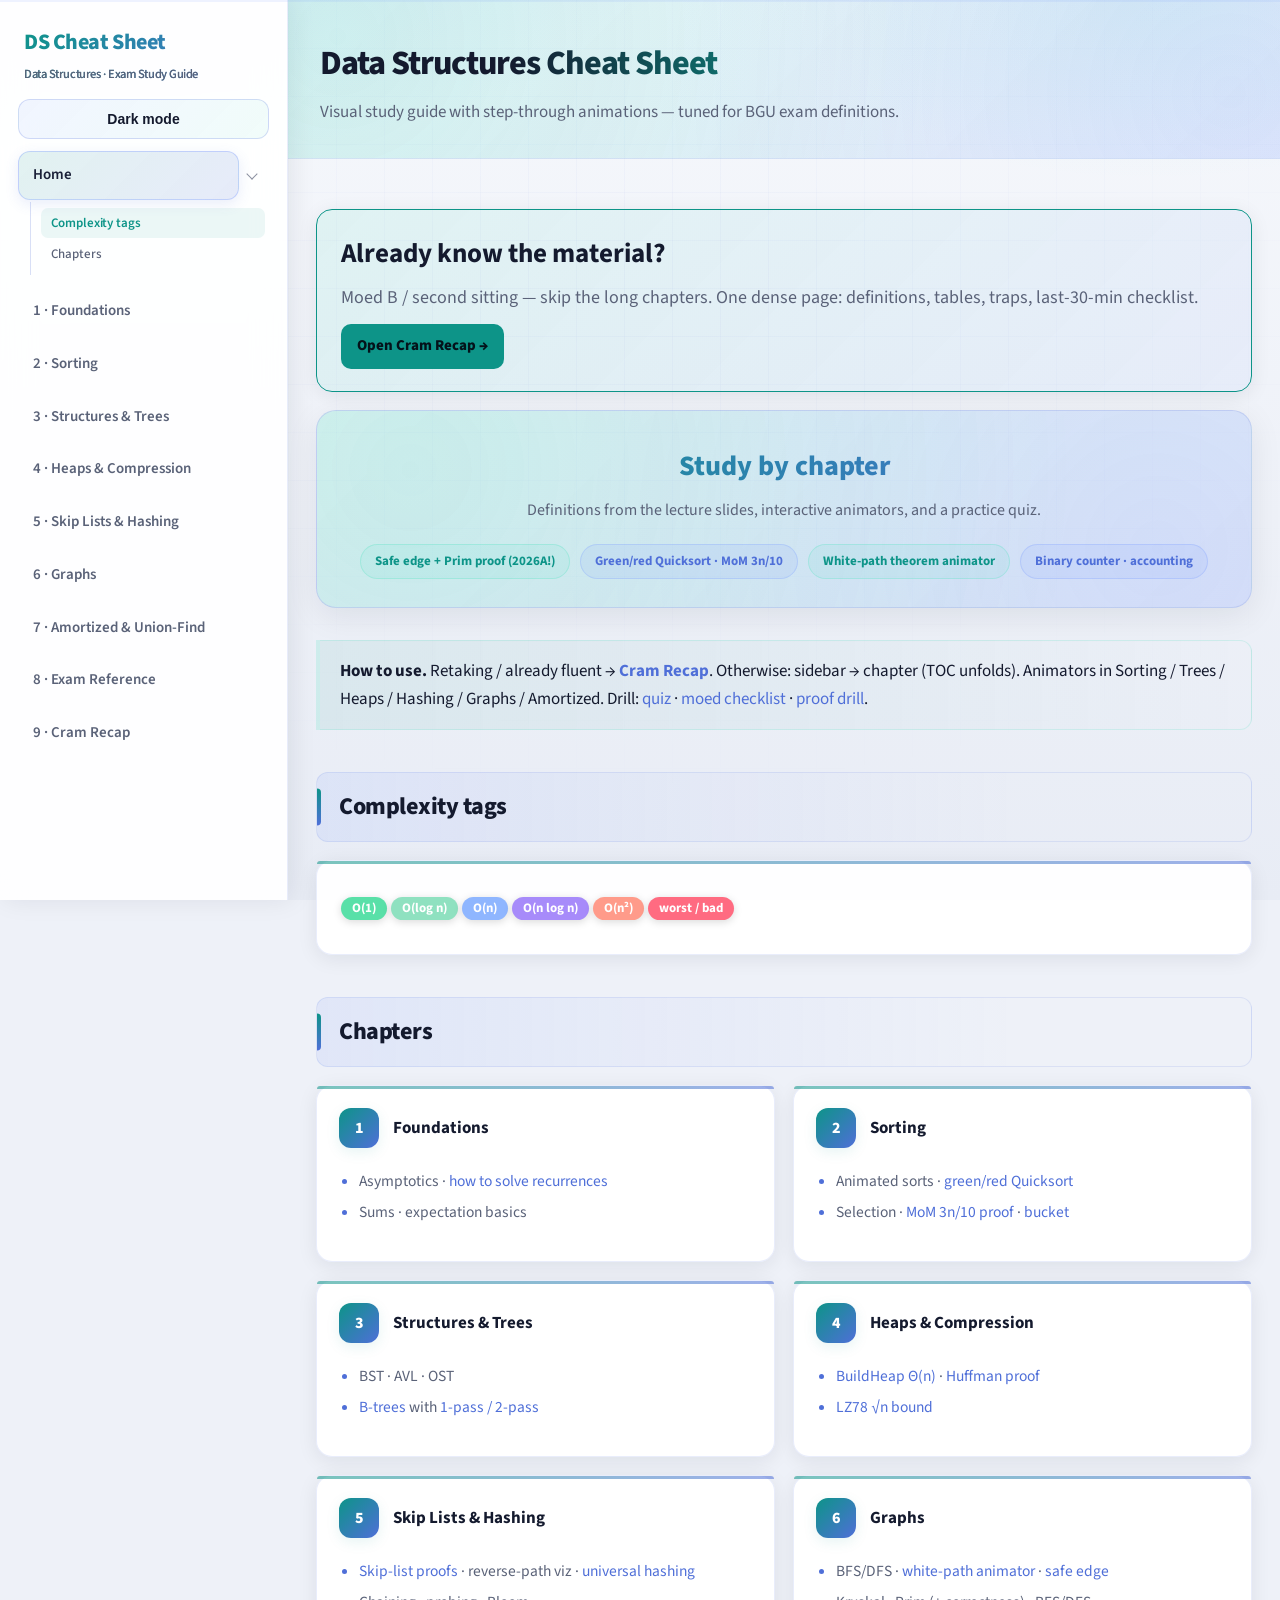
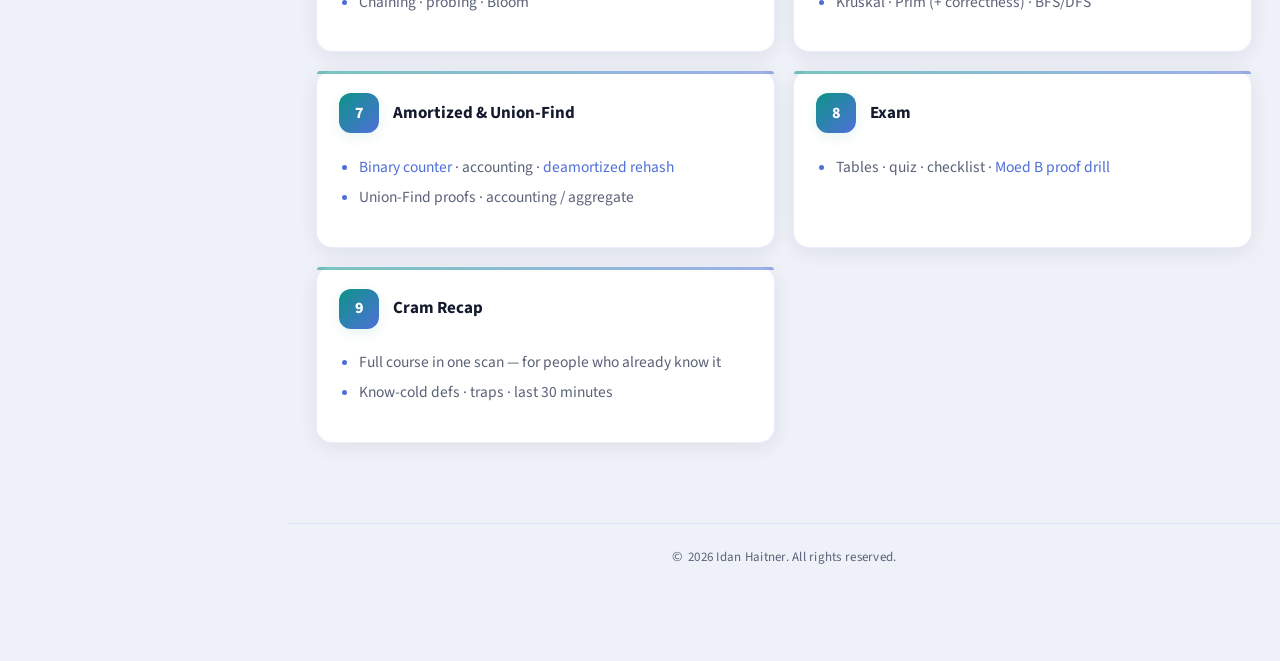
<file: index.html>
<!DOCTYPE html>
<html lang="en">
<head>
<meta charset="UTF-8">
<meta name="viewport" content="width=device-width, initial-scale=1.0">
<title>DS Cheat Sheet: Home</title>
<link rel="stylesheet" href="assets/style.css?v=20260804analysis">
<script src="assets/theme.js?v=20260716ux"></script>
</head>
<body>
<div class="layout">
<aside class="sidebar" id="sidebar">
  <div class="brand">DS Cheat Sheet<small>Data Structures · Exam Study Guide</small></div>
  <button class="menu-toggle" onclick="document.getElementById('sidebar').classList.toggle('open')">Menu</button>
  <nav>
    <a href="index.html" class="active">Home</a>
    <a href="01-foundations.html">1 · Foundations</a>
    <a href="02-sorting.html">2 · Sorting</a>
    <a href="03-trees.html">3 · Structures &amp; Trees</a>
    <a href="04-heaps.html">4 · Heaps &amp; Compression</a>
    <a href="05-hashing.html">5 · Skip Lists &amp; Hashing</a>
    <a href="06-graphs.html">6 · Graphs</a>
    <a href="07-advanced.html">7 · Amortized &amp; Union-Find</a>
    <a href="08-exam.html">8 · Exam Reference</a>
    <a href="09-cram.html">9 · Cram Recap</a>
  </nav>
</aside>
<main class="content">
  <div class="pagehead">
    <h1>Data Structures Cheat Sheet</h1>
    <p>Visual study guide with step-through animations — tuned for BGU exam definitions.</p>
  </div>
  <div class="inner">
    <div class="card cram-launch">
      <h2>Already know the material?</h2>
      <p style="margin:0;color:var(--muted)">Moed B / second sitting — skip the long chapters. One dense page: definitions, tables, traps, last-30-min checklist.</p>
      <a class="cram-cta" href="09-cram.html">Open Cram Recap →</a>
    </div>

    <div class="hero-banner card">
      <div class="hero-banner-inner">
        <h2>Study by chapter</h2>
        <p>Definitions from the lecture slides, interactive animators, and a practice quiz.</p>
        <div class="feature-pills">
          <span class="feature-pill accent2">Safe edge + Prim proof (2026A!)</span>
          <span class="feature-pill">Green/red Quicksort · MoM 3n/10</span>
          <span class="feature-pill accent2">White-path theorem animator</span>
          <span class="feature-pill">Binary counter · accounting</span>
        </div>
      </div>
    </div>

    <div class="note">
      <b>How to use.</b>
      Retaking / already fluent → <a href="09-cram.html"><b>Cram Recap</b></a>.
      Otherwise: sidebar → chapter (TOC unfolds). Animators in Sorting / Trees / Heaps / Hashing / Graphs / Amortized.
      Drill: <a href="08-exam.html#quiz">quiz</a> · <a href="08-exam.html#exam-checklist">moed checklist</a> · <a href="08-exam.html#moedb-drill">proof drill</a>.
    </div>

    <h2 class="section">Complexity tags</h2>
    <div class="card">
      <p>
        <span class="tag b-O1">O(1)</span>
        <span class="tag b-Olog">O(log n)</span>
        <span class="tag b-On">O(n)</span>
        <span class="tag b-Onlog">O(n log n)</span>
        <span class="tag b-On2">O(n²)</span>
        <span class="tag b-bad">worst / bad</span>
      </p>
    </div>

    <h2 class="section">Chapters</h2>
    <div class="topic-grid">
      <div class="card topic-card">
        <div class="topic-card-head">
          <span class="topic-num">1</span>
          <h4><a href="01-foundations.html">Foundations</a></h4>
        </div>
        <ul>
          <li>Asymptotics · <a href="01-foundations.html#recurrences">how to solve recurrences</a></li>
          <li>Sums · expectation basics</li>
        </ul>
      </div>
      <div class="card topic-card">
        <div class="topic-card-head">
          <span class="topic-num">2</span>
          <h4><a href="02-sorting.html">Sorting</a></h4>
        </div>
        <ul>
          <li>Animated sorts · <a href="02-sorting.html#rg-analysis">green/red Quicksort</a></li>
          <li>Selection · <a href="02-sorting.html#sel-deterministic">MoM 3n/10 proof</a> · <a href="02-sorting.html#bucket-proof">bucket</a></li>
        </ul>
      </div>
      <div class="card topic-card">
        <div class="topic-card-head">
          <span class="topic-num">3</span>
          <h4><a href="03-trees.html">Structures &amp; Trees</a></h4>
        </div>
        <ul>
          <li>BST · AVL · OST</li>
          <li><a href="03-trees.html#btree">B-trees</a> with <a href="03-trees.html#btree-passes">1-pass / 2-pass</a></li>
        </ul>
      </div>
      <div class="card topic-card">
        <div class="topic-card-head">
          <span class="topic-num">4</span>
          <h4><a href="04-heaps.html">Heaps &amp; Compression</a></h4>
        </div>
        <ul>
          <li><a href="04-heaps.html#buildheap-proof">BuildHeap Θ(n)</a> · <a href="04-heaps.html#huffman-proof">Huffman proof</a></li>
          <li><a href="04-heaps.html#lz-bits">LZ78 √n bound</a></li>
        </ul>
      </div>
      <div class="card topic-card">
        <div class="topic-card-head">
          <span class="topic-num">5</span>
          <h4><a href="05-hashing.html">Skip Lists &amp; Hashing</a></h4>
        </div>
        <ul>
          <li><a href="05-hashing.html#sl-proofs">Skip-list proofs</a> · reverse-path viz · <a href="05-hashing.html#universal">universal hashing</a></li>
          <li>Chaining · probing · Bloom</li>
        </ul>
      </div>
      <div class="card topic-card">
        <div class="topic-card-head">
          <span class="topic-num">6</span>
          <h4><a href="06-graphs.html">Graphs</a></h4>
        </div>
        <ul>
          <li>BFS/DFS · <a href="06-graphs.html#white-path-viz">white-path animator</a> · <a href="06-graphs.html#mst-theory">safe edge</a></li>
          <li>Kruskal · Prim (+ correctness) · BFS/DFS</li>
        </ul>
      </div>
      <div class="card topic-card">
        <div class="topic-card-head">
          <span class="topic-num">7</span>
          <h4><a href="07-advanced.html">Amortized &amp; Union-Find</a></h4>
        </div>
        <ul>
          <li><a href="07-advanced.html#binary-counter">Binary counter</a> · accounting · <a href="07-advanced.html#deamortization">deamortized rehash</a></li>
          <li>Union-Find proofs · accounting / aggregate</li>
        </ul>
      </div>
      <div class="card topic-card">
        <div class="topic-card-head">
          <span class="topic-num">8</span>
          <h4><a href="08-exam.html">Exam</a></h4>
        </div>
        <ul>
          <li>Tables · quiz · checklist · <a href="08-exam.html#moedb-drill">Moed B proof drill</a></li>
        </ul>
      </div>
      <div class="card topic-card">
        <div class="topic-card-head">
          <span class="topic-num">9</span>
          <h4><a href="09-cram.html">Cram Recap</a></h4>
        </div>
        <ul>
          <li>Full course in one scan — for people who already know it</li>
          <li>Know-cold defs · traps · last 30 minutes</li>
        </ul>
      </div>
    </div>
  </div>
</main>
</div>
</body>
</html>
</file>
<file: assets/style.css>
@import url('https://fonts.googleapis.com/css2?family=Source+Sans+3:wght@400;500;600;700;800&family=JetBrains+Mono:wght@400;600;700&display=swap');

/* ---------- Theme tokens ---------- */
:root,
[data-theme="dark"] {
  --bg: #0a0d1a;
  --bg-grad-top: #0a0d1a;
  --bg-grad-bot: #101428;
  --panel: rgba(20, 24, 44, 0.88);
  --card: rgba(26, 30, 56, 0.92);
  --card-solid: #1a1e38;
  --ink: #eef0fb;
  --muted: #9aa3c8;
  --accent: #8ba4ff;
  --accent2: #57e0c0;
  --warn: #60a5fa;
  --bad: #ff6b81;
  --good: #5ddf9c;
  --line: rgba(124, 156, 255, 0.14);
  --line-strong: rgba(124, 156, 255, 0.28);
  --code: #0b0e1a;
  --code-ink: #d7e0ff;
  --code-inline: #ffd8a8;
  --sidebar: 288px;
  --shadow: rgba(0, 0, 0, 0.35);
  --shadow-lg: rgba(0, 0, 0, 0.5);
  --glow-accent: rgba(124, 156, 255, 0.22);
  --glow-accent2: rgba(87, 224, 192, 0.18);
  --radius-md: 12px;
  --radius-lg: 16px;
  --radius-xl: 20px;
  --font-display: "Source Sans 3", "Segoe UI", Roboto, Helvetica, Arial, sans-serif;
  --font-mono: "JetBrains Mono", "Fira Code", Consolas, monospace;
  --nav-hover: #232a52;
  --nav-active-text: #0a0f22;
  --th-bg: #232a52;
  --th-ink: #dfe4ff;
  --row-alt: rgba(255, 255, 255, 0.02);
  --h4-ink: #cdd4ff;
  --pill-bg: #2a2f57;
  --pill-border: #3a4173;
  --pill-ink: #cdd4ff;
  --cell-bg: #2b325e;
  --cell-border: #3a4278;
  --cell-ink: #eaf0ff;
  --flow-bg: #2b325e;
  --flow-border: #3a4278;
  --viz-bg: #0c1024;
  --viz-desc-bg: #12162c;
  --viz-desc-ink: #cdd4ff;
  --viz-panel-bg: #12162c;
  --viz-btn-bg: #2b325e;
  --viz-btn-border: #3a4278;
  --viz-btn-ink: #eaf0ff;
  --viz-select-bg: #232a52;
  --viz-bar-bg1: #5566bb;
  --viz-bar-bg2: #3f4c95;
  --viz-bar-border: #6b78c8;
  --viz-bar-ink: #eaf0ff;
  --viz-code-bg: #0b0e1a;
  --viz-code-ink: #c9d3ff;
  --highlight-bg: rgba(124, 156, 255, 0.22);
  --highlight-border: #7c9cff;
  --highlight-ink: #ffffff;
  --active-bg1: #6366f1;
  --active-bg2: #4f46e5;
  --active-border: #818cf8;
  --active-ink: #ffffff;
  --note-bg: rgba(87, 224, 192, 0.08);
  --warn-bg: rgba(96, 165, 250, 0.1);
  --pitfall-bg: rgba(255, 107, 129, 0.09);
  --tag-ink: #04121a;
  --backtop-ink: #06122b;
}

[data-theme="light"] {
  --bg: #eef1f8;
  --bg-grad-top: #f6f8fc;
  --bg-grad-bot: #e8ecf5;
  --panel: rgba(255, 255, 255, 0.92);
  --card: rgba(255, 255, 255, 0.95);
  --card-solid: #ffffff;
  --ink: #141a2e;
  --muted: #5a6278;
  --accent: #4f6fd8;
  --accent2: #0d9488;
  --warn: #2563eb;
  --bad: #e11d48;
  --good: #059669;
  --line: rgba(79, 111, 216, 0.12);
  --line-strong: rgba(79, 111, 216, 0.22);
  --code: #f0f3fa;
  --code-ink: #1e293b;
  --code-inline: #b45309;
  --shadow: rgba(15, 23, 42, 0.08);
  --shadow-lg: rgba(15, 23, 42, 0.14);
  --glow-accent: rgba(79, 111, 216, 0.12);
  --glow-accent2: rgba(13, 148, 136, 0.1);
  --nav-hover: #e8edf8;
  --nav-active-text: #ffffff;
  --th-bg: #e4eaf7;
  --th-ink: #1a2038;
  --row-alt: rgba(79, 111, 216, 0.04);
  --h4-ink: #334155;
  --pill-bg: #eef2fb;
  --pill-border: #c8d2ea;
  --pill-ink: #334155;
  --cell-bg: #eef2fb;
  --cell-border: #c8d2ea;
  --cell-ink: #1a2038;
  --flow-bg: #eef2fb;
  --flow-border: #c8d2ea;
  --viz-bg: #f0f3fa;
  --viz-desc-bg: #eef2fb;
  --viz-desc-ink: #334155;
  --viz-panel-bg: #eef2fb;
  --viz-btn-bg: #ffffff;
  --viz-btn-border: #c8d2ea;
  --viz-btn-ink: #1a2038;
  --viz-select-bg: #ffffff;
  --viz-bar-bg1: #8fa4e8;
  --viz-bar-bg2: #6b84d8;
  --viz-bar-border: #4f6fd8;
  --viz-bar-ink: #ffffff;
  --viz-code-bg: #f0f3fa;
  --viz-code-ink: #1e293b;
  --highlight-bg: rgba(79, 111, 216, 0.14);
  --highlight-border: #4f6fd8;
  --highlight-ink: #1e3a8a;
  --active-bg1: #6366f1;
  --active-bg2: #4f46e5;
  --active-border: #6366f1;
  --active-ink: #ffffff;
  --note-bg: rgba(13, 148, 136, 0.08);
  --warn-bg: rgba(37, 99, 235, 0.08);
  --pitfall-bg: rgba(225, 29, 72, 0.07);
  --tag-ink: #ffffff;
  --backtop-ink: #ffffff;
}

* { box-sizing: border-box; }
html { scroll-behavior: smooth; }
body {
  margin: 0;
  background: var(--bg);
  background-image:
    radial-gradient(ellipse 80% 50% at 10% -10%, rgba(124, 156, 255, 0.14), transparent 55%),
    radial-gradient(ellipse 60% 40% at 90% 0%, rgba(87, 224, 192, 0.1), transparent 50%),
    linear-gradient(180deg, var(--bg-grad-top), var(--bg-grad-bot));
  background-attachment: fixed;
  color: var(--ink);
  font-family: var(--font-display);
  line-height: 1.65;
  font-size: 18px;
  -webkit-font-smoothing: antialiased;
}
body::before {
  content: '';
  position: fixed;
  inset: 0;
  background-image:
    linear-gradient(rgba(124, 156, 255, 0.03) 1px, transparent 1px),
    linear-gradient(90deg, rgba(124, 156, 255, 0.03) 1px, transparent 1px);
  background-size: 48px 48px;
  pointer-events: none;
  z-index: 0;
  mask-image: radial-gradient(ellipse 70% 60% at 50% 30%, black, transparent);
}
[data-theme="light"] body::before {
  background-image:
    linear-gradient(rgba(79, 111, 216, 0.04) 1px, transparent 1px),
    linear-gradient(90deg, rgba(79, 111, 216, 0.04) 1px, transparent 1px);
}
a { color: var(--accent); text-decoration: none; transition: color 0.15s; }
a:hover { color: var(--accent2); text-decoration: none; }

/* ---------- Layout: sidebar + content ---------- */
.layout { display: flex; min-height: 100vh; position: relative; z-index: 1; }
.sidebar {
  width: var(--sidebar);
  flex: 0 0 var(--sidebar);
  background: var(--panel);
  backdrop-filter: blur(16px);
  -webkit-backdrop-filter: blur(16px);
  border-right: 1px solid var(--line);
  box-shadow: 4px 0 24px var(--shadow);
  position: sticky;
  top: 0;
  height: 100vh;
  overflow-y: auto;
  padding: 24px 18px;
}
.brand {
  font-size: 22px;
  font-weight: 800;
  margin: 0 6px 4px;
  letter-spacing: -0.02em;
  background: linear-gradient(135deg, var(--accent2) 0%, var(--accent) 100%);
  -webkit-background-clip: text;
  background-clip: text;
  color: transparent;
}
.brand small { display: block; font-size: 12.5px; color: var(--muted); font-weight: 500; margin-top: 4px; background: none; -webkit-background-clip: unset; background-clip: unset; }
.theme-toggle {
  display: block;
  width: 100%;
  margin: 14px 0 6px;
  padding: 11px 14px;
  background: linear-gradient(135deg, rgba(124, 156, 255, 0.1), rgba(87, 224, 192, 0.08));
  color: var(--ink);
  border: 1px solid var(--line-strong);
  border-radius: var(--radius-md);
  font-size: 14px;
  font-weight: 700;
  cursor: pointer;
  transition: background 0.15s, border-color 0.15s, transform 0.12s;
}
.theme-toggle:hover {
  background: linear-gradient(135deg, rgba(124, 156, 255, 0.18), rgba(87, 224, 192, 0.12));
  border-color: var(--accent);
  transform: translateY(-1px);
}
.sidebar nav { margin-top: 12px; display: flex; flex-direction: column; gap: 4px; }
.sidebar nav a {
  padding: 11px 14px;
  border-radius: var(--radius-md);
  color: var(--muted);
  font-size: 15px;
  font-weight: 600;
  display: flex;
  align-items: center;
  gap: 8px;
  border: 1px solid transparent;
  transition: background 0.15s, color 0.15s, border-color 0.15s, transform 0.12s;
}
.sidebar nav a:hover {
  background: rgba(124, 156, 255, 0.08);
  color: var(--ink);
  border-color: var(--line);
  text-decoration: none;
  transform: translateX(2px);
}
.sidebar nav a.active {
  background: linear-gradient(135deg, rgba(87, 224, 192, 0.2), rgba(124, 156, 255, 0.22));
  border-color: rgba(124, 156, 255, 0.35);
  color: var(--ink);
  box-shadow: 0 4px 16px var(--glow-accent), inset 0 1px 0 rgba(255, 255, 255, 0.06);
}
[data-theme="light"] .sidebar nav a.active {
  background: linear-gradient(135deg, rgba(13, 148, 136, 0.12), rgba(79, 111, 216, 0.14));
  color: #1a2038;
  box-shadow: 0 4px 14px var(--glow-accent);
}
.sidebar .subnav {
  display: flex;
  flex-direction: column;
  margin: 4px 0 10px 12px;
  padding: 4px 0 4px 10px;
  border-left: 1px solid var(--line-strong);
  gap: 1px;
}
.sidebar .subnav a { font-size: 13px; font-weight: 500; padding: 6px 10px; color: var(--muted); }

/* Current chapter unfolds to page sections */
.sidebar-page {
  display: flex;
  flex-direction: column;
  gap: 0;
}
.sidebar-page-summary {
  list-style: none;
  cursor: pointer;
  display: flex;
  align-items: center;
  gap: 2px;
  padding: 0;
  border-radius: var(--radius-md);
}
.sidebar-page-summary::-webkit-details-marker { display: none; }
.sidebar-page-summary::marker { content: ''; }
.sidebar-page-summary > a {
  flex: 1 1 auto;
  min-width: 0;
}
.sidebar-page-chevron {
  width: 22px;
  height: 36px;
  margin-right: 6px;
  display: grid;
  place-items: center;
  flex: 0 0 auto;
  color: var(--muted);
  opacity: 0.7;
  transition: color 0.15s, opacity 0.15s, transform 0.15s;
}
.sidebar-page-chevron::before {
  content: '';
  width: 7px;
  height: 7px;
  border-right: 1.75px solid currentColor;
  border-bottom: 1.75px solid currentColor;
  transform: rotate(45deg);
  transition: transform 0.18s ease;
  margin-top: -3px;
}
.sidebar-page:not([open]) > .sidebar-page-summary .sidebar-page-chevron::before {
  transform: rotate(-45deg);
  margin-top: 0;
  margin-left: 2px;
}
.sidebar-page-summary:hover .sidebar-page-chevron {
  color: var(--ink);
  opacity: 1;
}

.sidebar-toc {
  max-height: min(48vh, 380px);
  overflow: auto;
  scrollbar-width: thin;
}
.sidebar .subnav.sidebar-toc {
  margin: 2px 0 8px 12px;
  padding: 6px 4px 6px 10px;
  border-left: 1px solid var(--line-strong);
}
.sidebar-toc .docs-toc-link {
  display: block;
  padding: 5px 8px;
  margin: 0;
  font-size: 12.5px;
  font-weight: 500;
  line-height: 1.4;
  letter-spacing: -0.005em;
  color: var(--muted);
  border: none;
  border-radius: 7px;
  border-left: none;
  box-shadow: none;
  background: transparent;
  transform: none;
}
.sidebar-toc .docs-toc-link-title {
  display: block;
  white-space: nowrap;
  overflow: hidden;
  text-overflow: ellipsis;
}
.sidebar-toc .docs-toc-link-meta {
  display: none;
}
.sidebar-toc .docs-toc-link--sub {
  font-size: 12px;
  font-weight: 400;
  padding: 4px 8px 4px 14px;
  opacity: 0.92;
}
.sidebar-toc .docs-toc-link:hover {
  color: var(--ink);
  background: rgba(124, 156, 255, 0.07);
  transform: none;
  border: none;
  text-decoration: none;
}
.sidebar-toc .docs-toc-link.active {
  color: var(--accent2);
  background: rgba(87, 224, 192, 0.08);
  font-weight: 600;
  border: none;
  box-shadow: none;
}
[data-theme="light"] .sidebar-toc .docs-toc-link.active {
  color: var(--accent2);
  background: rgba(13, 148, 136, 0.08);
  box-shadow: none;
}

.sidebar-toc .docs-toc-group {
  gap: 0;
}
.sidebar-toc .docs-toc-group-summary {
  align-items: center;
  gap: 0;
  border-radius: 7px;
}
.sidebar-toc .docs-toc-group-chevron {
  width: 18px;
  height: 18px;
  margin: 0 2px 0 0;
  background: transparent;
  color: var(--muted);
  opacity: 0.55;
}
.sidebar-toc .docs-toc-group-chevron::before {
  content: '';
  width: 5px;
  height: 5px;
  border-right: 1.5px solid currentColor;
  border-bottom: 1.5px solid currentColor;
  transform: rotate(45deg);
  margin-top: -2px;
}
.sidebar-toc .docs-toc-group:not([open]) > .docs-toc-group-summary .docs-toc-group-chevron::before {
  transform: rotate(-45deg);
  margin-top: 0;
  margin-left: 1px;
}
.sidebar-toc .docs-toc-group-summary:hover .docs-toc-group-chevron {
  opacity: 1;
  color: var(--ink);
  background: transparent;
}
.sidebar-toc .docs-toc-children {
  margin: 1px 0 4px 6px;
  padding: 0 0 0 6px;
  border-left: 1px solid var(--line);
  gap: 0;
}
.sidebar-toc .docs-toc-group.has-active > .docs-toc-children {
  border-left-color: rgba(87, 224, 192, 0.35);
}
.sidebar-toc .docs-toc-group.has-active > .docs-toc-group-summary > .docs-toc-link:not(.active) {
  color: var(--ink);
}
.content { flex: 1; min-width: 0; padding: 0 0 80px; }
.content .inner { max-width: 1240px; margin: 0 auto; padding: 32px 28px; }

.pagehead {
  position: relative;
  overflow: hidden;
  padding: 36px 32px 32px;
  background: linear-gradient(135deg, rgba(87, 224, 192, 0.1), rgba(124, 156, 255, 0.12));
  border-bottom: 1px solid var(--line);
}
.pagehead::before {
  content: '';
  position: absolute;
  inset: -40%;
  background:
    radial-gradient(circle at 25% 35%, rgba(87, 224, 192, 0.14), transparent 45%),
    radial-gradient(circle at 75% 55%, rgba(124, 156, 255, 0.12), transparent 42%);
  pointer-events: none;
}
.pagehead > * { position: relative; z-index: 1; }
.pagehead h1 {
  margin: 0 0 6px;
  font-size: 34px;
  font-weight: 800;
  letter-spacing: -0.03em;
  background: linear-gradient(90deg, var(--ink) 20%, var(--accent2) 55%, var(--accent) 100%);
  -webkit-background-clip: text;
  background-clip: text;
  color: transparent;
}
.pagehead p { margin: 0; color: var(--muted); font-size: 17px; max-width: 640px; }
.crumbs { font-size: 13px; color: var(--muted); margin-bottom: 10px; font-weight: 600; letter-spacing: 0.02em; }
.crumbs a { color: var(--accent); }
.crumbs a:hover { color: var(--accent2); }

/* mobile */
.menu-toggle { display: none; }
@media (max-width: 900px) {
  .layout { flex-direction: column; }
  .sidebar { width: 100%; height: auto; position: relative; border-right: none; border-bottom: 1px solid var(--line); }
  .sidebar nav { max-height: 0; overflow: hidden; transition: max-height 0.25s; }
  .sidebar.open nav { max-height: min(70vh, 1200px); overflow-y: auto; }
  .menu-toggle {
    display: inline-block;
    margin-top: 8px;
    background: var(--viz-btn-bg);
    color: var(--viz-btn-ink);
    border: 1px solid var(--line);
    border-radius: 8px;
    padding: 8px 12px;
    cursor: pointer;
    font-weight: 700;
    font-size: 15px;
  }
}

/* ---------- Headings ---------- */
h2.section {
  position: relative;
  margin: 42px 0 18px;
  padding: 14px 20px 14px 22px;
  font-size: 24px;
  font-weight: 800;
  letter-spacing: -0.02em;
  background: linear-gradient(90deg, rgba(124, 156, 255, 0.12), transparent 75%);
  border-radius: var(--radius-md);
  border: 1px solid var(--line);
  color: var(--ink);
  scroll-margin-top: 72px;
}
h2.section::before {
  content: '';
  position: absolute;
  left: 0;
  top: 50%;
  transform: translateY(-50%);
  width: 4px;
  height: 55%;
  background: linear-gradient(180deg, var(--accent2), var(--accent));
  border-radius: 0 4px 4px 0;
}
h3 {
  margin: 28px 0 12px;
  color: var(--accent2);
  font-size: 20px;
  font-weight: 700;
  padding-bottom: 8px;
  border-bottom: 1px solid var(--line);
  letter-spacing: -0.01em;
}
h4 { margin: 18px 0 8px; color: var(--h4-ink); font-size: 18px; font-weight: 700; }

/* ---------- Card subsections (§6.8 exam patterns only) ---------- */
.card-sub {
  margin-top: 22px;
  padding: 18px 20px 20px;
  background: rgba(60, 80, 140, 0.05);
  border: 1px solid var(--line);
  border-radius: 12px;
}
.card-sub:first-child { margin-top: 0; }
.card-sub--exam { border-left: 4px solid #ff6b81; }
.card-sub__head {
  display: flex;
  flex-wrap: wrap;
  align-items: center;
  gap: 10px 12px;
  margin: 0 0 14px;
}
.card-sub__head h4 {
  margin: 0;
  flex: 1 1 auto;
  min-width: 0;
  font-size: 17px;
  font-weight: 800;
  color: var(--ink);
  letter-spacing: -0.01em;
}
.card-sub__label {
  display: inline-flex;
  align-items: center;
  font-size: 10px;
  font-weight: 800;
  letter-spacing: 0.08em;
  text-transform: uppercase;
  padding: 4px 10px;
  border-radius: 999px;
  flex-shrink: 0;
  line-height: 1.2;
}
.card-sub__label--exam {
  background: rgba(255, 107, 129, 0.12);
  color: #ff6b81;
  border: 1px solid rgba(255, 107, 129, 0.28);
}
[data-theme="light"] .card-sub {
  background: rgba(60, 80, 140, 0.04);
}
.card-sub > p:first-of-type,
.card-sub > .card-sub__head + p { margin-top: 0; }

/* ---------- Cards ---------- */
.card {
  position: relative;
  background: var(--card);
  border: 1px solid var(--line);
  border-radius: var(--radius-lg);
  padding: 22px 24px;
  margin: 18px 0;
  box-shadow: 0 4px 20px var(--shadow);
  transition: transform 0.2s ease, box-shadow 0.2s ease, border-color 0.2s ease;
}
.card:not(.quiz-launch):not(.hero-banner):not(.cram-launch)::before {
  content: '';
  position: absolute;
  top: 0;
  left: 0;
  right: 0;
  height: 3px;
  background: linear-gradient(90deg, var(--accent2), var(--accent));
  border-radius: var(--radius-lg) var(--radius-lg) 0 0;
  opacity: 0.55;
}
.card:hover:not(.quiz-launch):not(.hero-banner):not(.cram-launch) {
  transform: translateY(-2px);
  box-shadow: 0 10px 36px var(--shadow-lg), 0 0 0 1px var(--line-strong);
  border-color: var(--line-strong);
}
.grid2 { display: grid; grid-template-columns: 1fr 1fr; gap: 18px; }
.grid2.grid2--stretch { align-items: stretch; }
.grid2.grid2--stretch > div {
  display: flex;
  flex-direction: column;
}
.grid2.grid2--stretch .mst-prefer { margin-top: auto; padding-top: 12px; }
.mst-compare {
  display: flex;
  flex-direction: column;
  gap: 16px;
  margin: 20px 0 4px;
  padding-top: 4px;
  border-top: 1px solid var(--line);
}
.mst-compare-intro,
.mst-compare-tables,
.mst-compare-footer {
  display: grid;
  grid-template-columns: 1fr 1fr;
  gap: 0 18px;
  align-items: start;
}
.mst-compare-intro > div:first-child,
.mst-compare-tables > table:first-child,
.mst-compare-footer > p:first-child {
  border-right: 1px solid var(--line);
  padding-right: 18px;
}
.mst-compare-intro > div {
  margin: 0;
  padding: 16px 0 16px 0;
}
.mst-compare-intro > div:first-child {
  padding-right: 18px;
}
.mst-compare-intro > div:last-child {
  padding-left: 0;
}
.mst-compare-intro h4 {
  margin: 0 0 12px;
  padding-bottom: 10px;
  border-bottom: 1px solid var(--line);
  font-size: 16px;
  color: var(--accent2);
}
.mst-compare-tables {
  align-items: stretch;
}
.mst-compare-tables table {
  width: 100%;
  margin: 0;
  height: 100%;
}
.mst-compare-footer > p {
  margin: 0;
  padding: 12px 14px;
  background: rgba(60, 80, 140, 0.05);
  border: 1px solid var(--line);
  border-radius: 8px;
  font-size: 14px;
  line-height: 1.5;
  color: var(--ink);
}
.mst-compare-footer > p b { color: var(--accent2); }
@media (max-width: 820px) {
  .mst-compare-intro,
  .mst-compare-tables,
  .mst-compare-footer {
    grid-template-columns: 1fr;
    gap: 16px;
  }
  .mst-compare-intro > div:first-child,
  .mst-compare-tables > table:first-child,
  .mst-compare-footer > p:first-child {
    border-right: none;
    padding-right: 0;
    border-bottom: 1px solid var(--line);
    padding-bottom: 16px;
  }
}
.grid3 { display: grid; grid-template-columns: 1fr 1fr 1fr; gap: 18px; }
@media (max-width: 820px) { .grid2, .grid3 { grid-template-columns: 1fr; } }

/* ---------- Topic cards (home page) ---------- */
.topic-grid { display: grid; grid-template-columns: repeat(2, 1fr); gap: 18px; }
@media (max-width: 820px) { .topic-grid { grid-template-columns: 1fr; } }
.topic-card {
  display: flex;
  flex-direction: column;
  gap: 10px;
  padding: 22px 22px 20px;
  margin: 0;
}
.topic-card::before { opacity: 0.75; }
.topic-card-head {
  display: flex;
  align-items: center;
  gap: 14px;
}
.topic-num {
  flex-shrink: 0;
  width: 40px;
  height: 40px;
  display: flex;
  align-items: center;
  justify-content: center;
  border-radius: 12px;
  font-size: 16px;
  font-weight: 800;
  color: #04121a;
  background: linear-gradient(135deg, var(--accent2), var(--accent));
  box-shadow: 0 4px 14px var(--glow-accent2);
}
[data-theme="light"] .topic-num { color: #fff; }
.topic-card h4 { margin: 0; font-size: 17px; }
.topic-card h4 a { color: var(--ink); }
.topic-card h4 a:hover { color: var(--accent2); }
.topic-card ul { margin: 0; padding-left: 20px; font-size: 15.5px; color: var(--muted); }
.topic-card li { margin: 5px 0; }
.topic-card li::marker { color: var(--accent); }

.hero-banner {
  position: relative;
  overflow: hidden;
  text-align: center;
  margin: 0 0 32px;
  padding: 32px 28px 28px;
  background: linear-gradient(135deg, rgba(87, 224, 192, 0.12), rgba(124, 156, 255, 0.14));
  border: 1px solid var(--line-strong);
  border-radius: var(--radius-xl);
  box-shadow: 0 8px 32px var(--shadow);
}
.hero-banner::after {
  content: '';
  position: absolute;
  inset: -50%;
  background:
    radial-gradient(circle at 30% 40%, rgba(87, 224, 192, 0.15), transparent 50%),
    radial-gradient(circle at 70% 60%, rgba(124, 156, 255, 0.12), transparent 45%);
  pointer-events: none;
}
.hero-banner-inner { position: relative; z-index: 1; }
.hero-banner h2 {
  margin: 0 0 8px;
  font-size: 28px;
  font-weight: 800;
  background: linear-gradient(90deg, var(--accent2), var(--accent));
  -webkit-background-clip: text;
  background-clip: text;
  color: transparent;
}
.hero-banner p { margin: 0 auto 20px; color: var(--muted); font-size: 16px; max-width: 560px; }
.hero-stats {
  display: flex;
  justify-content: center;
  gap: 28px;
  flex-wrap: wrap;
  margin-bottom: 4px;
}
.hero-stat {
  font-size: 13px;
  color: var(--muted);
  font-weight: 600;
  text-transform: uppercase;
  letter-spacing: 0.04em;
}
.hero-stat b {
  display: block;
  font-size: 26px;
  font-weight: 800;
  color: var(--ink);
  margin-bottom: 2px;
  letter-spacing: -0.02em;
  text-transform: none;
}
.feature-pills {
  display: flex;
  flex-wrap: wrap;
  gap: 10px;
  justify-content: center;
  margin-top: 18px;
}
.feature-pill {
  display: inline-flex;
  align-items: center;
  gap: 6px;
  padding: 6px 14px;
  border-radius: 999px;
  font-size: 13px;
  font-weight: 700;
  background: rgba(124, 156, 255, 0.12);
  border: 1px solid rgba(124, 156, 255, 0.28);
  color: var(--accent);
}
[data-theme="light"] .feature-pill { color: #4f6fd8; }
.feature-pill.accent2 {
  background: rgba(87, 224, 192, 0.1);
  border-color: rgba(87, 224, 192, 0.3);
  color: var(--accent2);
}
[data-theme="light"] .feature-pill.accent2 { color: #0d9488; }

/* ---------- Tables ---------- */
.table-wrap {
  overflow-x: auto;
  margin: 14px 0;
  border-radius: var(--radius-md);
  border: 1px solid var(--line);
  box-shadow: 0 2px 12px var(--shadow);
  -webkit-overflow-scrolling: touch;
}
.table-wrap table { margin: 0; }
table { border-collapse: collapse; width: 100%; margin: 12px 0; font-size: 16px; }
th, td { border: 1px solid var(--line); padding: 11px 14px; text-align: left; vertical-align: top; }
th {
  background: linear-gradient(180deg, rgba(124, 156, 255, 0.16), rgba(124, 156, 255, 0.08));
  color: var(--th-ink);
  font-weight: 700;
  font-size: 14px;
  letter-spacing: 0.02em;
  text-transform: uppercase;
}
tr:nth-child(even) td { background: var(--row-alt); }
tr:hover td { background: rgba(124, 156, 255, 0.05); }
table.complex-table { min-width: 100%; }
table.complex-table th:not(:last-child),
table.complex-table td:not(:last-child) { white-space: nowrap; }
table.complex-table th:first-child,
table.complex-table td:first-child { white-space: normal; min-width: 9.5rem; }
table.complex-table th:last-child,
table.complex-table td:last-child { white-space: normal; min-width: 11rem; }

/* ---------- Code ---------- */
code, .mono { font-family: var(--font-mono); }
code {
  background: rgba(124, 156, 255, 0.1);
  padding: 3px 8px;
  border-radius: 6px;
  color: var(--code-inline);
  font-size: 14.5px;
  border: 1px solid var(--line);
}
pre {
  background: var(--code);
  border: 1px solid var(--line);
  border-left: 4px solid var(--accent);
  border-radius: var(--radius-md);
  padding: 18px 22px;
  overflow: auto;
  font-size: 15px;
  color: var(--code-ink);
  line-height: 1.55;
  margin: 16px 0;
  tab-size: 4;
  box-shadow: inset 0 2px 12px rgba(0, 0, 0, 0.15);
}
pre .kw { color: #ff9ec7; font-weight: 700; }
pre .fn { color: #7fd6ff; }
pre .cm { color: #7c86b8; font-style: italic; }
pre .num { color: #ffd88a; }
pre .str { color: #a0e9a0; }
[data-theme="light"] pre .kw { color: #be185d; }
[data-theme="light"] pre .fn { color: #0369a1; }
[data-theme="light"] pre .cm { color: #64748b; }
[data-theme="light"] pre .num { color: #b45309; }
[data-theme="light"] pre .str { color: #15803d; }
.code-label { font-family: monospace; font-size: 12px; color: var(--muted); text-transform: uppercase; letter-spacing: 1px; margin: 14px 0 -8px; display: block; }

/* ---------- Complexity tags ---------- */
.tag {
  display: inline-block;
  padding: 4px 11px;
  border-radius: 999px;
  font-size: 13px;
  font-weight: 700;
  color: var(--tag-ink);
  white-space: nowrap;
  line-height: 1.2;
  vertical-align: middle;
  box-shadow: 0 2px 8px rgba(0, 0, 0, 0.15);
}
table .tag { font-size: 12.5px; padding: 2px 8px; }
.b-O1 { background: #59e0a8; }
.b-Olog { background: #8fe1c0; }
.b-On { background: #8fb6ff; }
.b-Onlog { background: #a78bfa; }
.b-On2 { background: #ff9b8a; }
.b-bad { background: #ff6b81; }

/* ---------- Average vs worst (neutral labels, no colored columns) ---------- */
.dual-table { margin: 12px 0; }
.dual-table caption { text-align: left; font-weight: 800; font-size: 17px; margin-bottom: 8px; color: var(--ink); }
.case-tag {
  display: inline-block;
  min-width: 68px;
  text-align: center;
  font-size: 11px;
  text-transform: uppercase;
  letter-spacing: 0.4px;
  padding: 2px 7px;
  border-radius: 5px;
  background: var(--pill-bg);
  border: 1px solid var(--pill-border);
  color: var(--muted);
  font-weight: 700;
  margin-right: 6px;
}
.case-stack { display: flex; flex-direction: column; gap: 6px; min-width: 7.75rem; }
.case-stack .exp-line,
.case-stack .worst-line { display: flex; align-items: center; gap: 4px; font-size: 14px; }
.case-hint { font-size: 14px; color: var(--muted); margin-top: 10px; line-height: 1.5; }

/* Math: readable size, scroll when needed */
.math-scroll {
  overflow-x: auto;
  margin-top: 8px;
  -webkit-overflow-scrolling: touch;
}
.math-hierarchy {
  margin: 6px 0 0;
  line-height: 1.8;
  white-space: nowrap;
}
.card mjx-container[jax="SVG"] {
  color: var(--ink);
  font-size: 1.05em;
}
.card mjx-container[jax="SVG"] svg path[fill="#000000"],
.card mjx-container[jax="SVG"] svg path[fill="black"],
.card mjx-container[jax="SVG"] svg g[fill="#000000"],
.card mjx-container[jax="SVG"] svg g[fill="black"] {
  fill: var(--ink);
}

.note {
  border-left: 4px solid var(--accent2);
  background: linear-gradient(90deg, var(--note-bg), transparent);
  padding: 16px 20px;
  border-radius: 0 var(--radius-md) var(--radius-md) 0;
  margin: 16px 0;
  font-size: 17px;
  border: 1px solid rgba(87, 224, 192, 0.2);
  border-left-width: 4px;
}
.warn {
  border-left: 4px solid var(--warn);
  background: linear-gradient(90deg, var(--warn-bg), transparent);
  padding: 16px 20px;
  border-radius: 0 var(--radius-md) var(--radius-md) 0;
  margin: 16px 0;
  font-size: 17px;
  border: 1px solid rgba(96, 165, 250, 0.2);
  border-left-width: 4px;
}
.pitfall {
  border-left: 4px solid var(--bad);
  background: linear-gradient(90deg, var(--pitfall-bg), transparent);
  padding: 16px 20px;
  border-radius: 0 var(--radius-md) var(--radius-md) 0;
  margin: 16px 0;
  font-size: 17px;
  border: 1px solid rgba(255, 107, 129, 0.2);
  border-left-width: 4px;
}

/* §8.3 exam ask tip cards */
.exam-ask-lead {
  margin: -4px 0 16px;
  color: var(--muted);
  font-size: 14.5px;
  line-height: 1.45;
}
.exam-ask {
  display: grid;
  grid-template-columns: repeat(2, minmax(0, 1fr));
  gap: 12px;
  margin: 0 0 28px;
}
.exam-ask-item {
  padding: 14px 16px 15px;
  border-radius: 10px;
  border: 1px solid var(--line);
  background: rgba(79, 111, 216, 0.04);
}
.exam-ask-item h5 {
  margin: 0 0 7px;
  font-size: 13.5px;
  font-weight: 800;
  letter-spacing: 0.01em;
  color: var(--accent2, var(--accent));
}
.exam-ask-item p {
  margin: 0;
  font-size: 13.5px;
  line-height: 1.5;
  color: var(--ink);
}
.exam-ask-item a { font-weight: 600; }
.exam-ask-item em { font-style: italic; color: var(--muted); }
.exam-pitfalls {
  font-size: 14.5px;
}
.exam-pitfalls ul {
  margin: 0;
  padding-left: 18px;
  columns: 2;
  column-gap: 28px;
}
.exam-pitfalls li {
  margin: 0 0 8px;
  break-inside: avoid;
  line-height: 1.4;
}
[data-theme="light"] .exam-ask-item {
  background: #f8faff;
  border-color: #e2e8f0;
}
@media (max-width: 720px) {
  .exam-ask { grid-template-columns: 1fr; }
  .exam-pitfalls ul { columns: 1; }
}

ul, ol { margin: 10px 0; padding-left: 24px; }
li { margin: 6px 0; }
hr { border: none; border-top: 1px solid var(--line); margin: 24px 0; }
.two-col { column-count: 2; column-gap: 24px; }
@media (max-width: 820px) { .two-col { column-count: 1; } }
.caption { font-size: 14px; color: var(--muted); text-align: center; margin-top: 6px; }
.pill {
  font-size: 13px;
  padding: 4px 11px;
  border-radius: 999px;
  background: rgba(124, 156, 255, 0.1);
  border: 1px solid var(--pill-border);
  color: var(--pill-ink);
  font-weight: 600;
}

/* ---------- static array traces ---------- */
.arr { display: flex; gap: 4px; flex-wrap: wrap; margin: 6px 0; }
.cell {
  min-width: 36px;
  height: 36px;
  display: flex;
  align-items: center;
  justify-content: center;
  border-radius: 6px;
  font-family: monospace;
  font-weight: 700;
  font-size: 15px;
  background: var(--cell-bg);
  color: var(--cell-ink);
  border: 1px solid var(--cell-border);
}
.c-sorted { background: #2f8f5f; border-color: #43c483; color: #eafff4; }
.c-active { background: var(--active-bg1); border-color: var(--active-border); color: var(--active-ink); }
.c-pivot { background: #b34a63; border-color: #ff6b81; color: #fff; }
.c-cmp { background: #3f5bd6; border-color: #8fb6ff; color: #fff; }
.c-done { background: #1f7a4d; border-color: #43c483; color: #eafff4; }
.c-min { background: #7a3fb3; border-color: #c39bff; color: #fff; }
.steplabel { font-family: monospace; font-size: 14px; color: var(--muted); min-width: 120px; display: inline-block; }
.steprow { display: flex; align-items: center; gap: 10px; margin: 6px 0; flex-wrap: wrap; }
.legend { display: flex; gap: 14px; flex-wrap: wrap; font-size: 14px; margin: 8px 0; }
.legend span { display: inline-flex; align-items: center; gap: 6px; }
.gviz-legend-compact {
  display: flex;
  gap: 18px;
  flex-wrap: wrap;
  align-items: center;
  font-size: 14px;
  margin: 8px 0 4px;
  color: var(--muted);
}
.gviz-legend-compact > span { display: inline-flex; align-items: center; gap: 6px; }
.gviz-legend-compact .sw + .sw { margin-left: -4px; }

/* ---------- AVL rotations (monochrome slate cards) ---------- */
.avl-rot-lead {
  margin: 0 0 12px;
  font-size: 15px;
  line-height: 1.5;
  max-width: 64ch;
  color: var(--muted);
  font-family: var(--font-display);
  font-weight: 400;
}
.avl-rot-legend {
  display: flex;
  flex-wrap: wrap;
  gap: 8px 16px;
  margin: 0 0 22px;
  padding: 0;
  border: none;
  background: transparent;
  box-shadow: none;
  font-family: var(--font-display);
}
[data-theme="dark"] .avl-rot-legend {
  background: transparent;
  border: none;
  box-shadow: none;
}
.avl-leg {
  display: inline-flex;
  align-items: center;
  gap: 7px;
  font-size: 14px;
  font-weight: 500;
  color: #64748b;
}
.avl-leg b {
  color: #1e293b;
  font-weight: 600;
}
[data-theme="dark"] .avl-leg { color: var(--muted); }
[data-theme="dark"] .avl-leg b { color: var(--ink); }
.avl-dot {
  width: 9px;
  height: 9px;
  border-radius: 999px;
  flex-shrink: 0;
  box-shadow: 0 0 0 2px #fff;
}
[data-theme="dark"] .avl-dot { box-shadow: 0 0 0 2px var(--card-solid); }
.avl-dot--z { background: #fb7185; }
.avl-dot--y { background: #818cf8; }
.avl-dot--x { background: #a78bfa; }
.avl-dot--new { background: #34d399; }
.avl-dot--t { background: #94a3b8; }

.avl-rot-pair {
  display: grid;
  grid-template-columns: 1fr 1fr;
  gap: 16px;
  margin: 0 0 20px;
  align-items: stretch;
}
.avl-rot-pair .avl-rot-card {
  margin: 0;
  min-width: 0;
}
.avl-rot-pair .avl-rot-card__body {
  padding: 0.9rem 1rem 0.75rem;
}
.avl-rot-pair .avl-rot-svg--single {
  min-width: 0;
}
@media (max-width: 980px) {
  .avl-rot-pair {
    grid-template-columns: 1fr;
  }
}

.avl-rot-card {
  margin: 0 0 20px;
  border: 1px solid var(--line);
  border-radius: var(--radius-lg);
  background: var(--card-solid);
  box-shadow: 0 4px 18px var(--shadow);
  overflow: hidden;
  font-family: var(--font-display);
}
.avl-rot-card:last-of-type {
  margin-bottom: 8px;
}
.avl-rot-card__head {
  padding: 1.05rem 1.3rem;
  border-bottom: 1px solid var(--line);
  background: var(--card);
}
.avl-rot-card__head h5 {
  margin: 0;
  font-size: 20px;
  font-weight: 600;
  color: var(--ink);
  letter-spacing: -0.01em;
}
.avl-rot-card__head h5 span {
  margin-left: 12px;
  font-size: 16px;
  font-weight: 400;
  color: var(--muted);
}
.avl-rot-card__body {
  padding: 1.1rem 1.25rem 0.85rem;
  overflow-x: auto;
  background: var(--card-solid);
}

.avl-rot-svg {
  display: block;
  width: 100%;
  height: auto;
  font-family: var(--font-display);
}
.avl-rot-svg text {
  font-family: var(--font-display);
}
.avl-rot-svg--single { min-width: 620px; }
.avl-rot-svg--double { min-width: 900px; }

.avl-rot-svg .avl-e,
.avl-rot-svg .avl-e--edge,
.avl-rot-svg .avl-e--ok,
.avl-rot-svg .avl-e--mid {
  stroke: #d5dce7;
  stroke-width: 1.7;
  stroke-linecap: round;
  opacity: 1;
}
[data-theme="dark"] .avl-rot-svg .avl-e,
[data-theme="dark"] .avl-rot-svg .avl-e--edge,
[data-theme="dark"] .avl-rot-svg .avl-e--ok,
[data-theme="dark"] .avl-rot-svg .avl-e--mid {
  stroke: #64748b;
  opacity: 0.85;
}

.avl-rot-svg .avl-n circle {
  stroke: #ffffff;
  stroke-width: 3;
  r: 19px;
}
[data-theme="dark"] .avl-rot-svg .avl-n circle { stroke: var(--card-solid); }
.avl-rot-svg .avl-n--z circle { fill: #fb7185; }
.avl-rot-svg .avl-n--y circle { fill: #818cf8; }
.avl-rot-svg .avl-n--x circle { fill: #a78bfa; }
.avl-rot-svg .avl-n--new circle { fill: #34d399; }
.avl-rot-svg .avl-n__t {
  fill: #ffffff;
  font-size: 18px;
  font-weight: 600;
  text-anchor: middle;
  dominant-baseline: middle;
}

.avl-rot-svg .avl-t polygon {
  fill: #f8fafc;
  stroke: #d5dce7;
  stroke-width: 1.5;
  stroke-linejoin: round;
}
[data-theme="dark"] .avl-rot-svg .avl-t polygon {
  fill: #232a52;
  stroke: #64748b;
}
.avl-rot-svg .avl-t__t {
  fill: #475569;
  font-size: 16px;
  font-weight: 600;
  text-anchor: middle;
  dominant-baseline: middle;
}
[data-theme="dark"] .avl-rot-svg .avl-t__t { fill: var(--ink); }

.avl-rot-svg .avl-delta {
  fill: #334155;
  font-size: 20px;
  font-weight: 600;
  text-anchor: middle;
  dominant-baseline: middle;
}
[data-theme="dark"] .avl-rot-svg .avl-delta { fill: var(--ink); }

.avl-rot-svg .avl-cap {
  fill: #64748b;
  font-size: 19px;
  font-weight: 600;
  text-anchor: middle;
}
[data-theme="dark"] .avl-rot-svg .avl-cap { fill: var(--muted); }

.avl-rot-svg .avl-flow__lab {
  fill: #64748b;
  font-size: 18px;
  font-weight: 600;
  text-anchor: middle;
}
.avl-rot-svg .avl-flow__then {
  fill: #94a3b8;
  font-size: 16px;
  font-weight: 500;
  text-anchor: middle;
}
.avl-rot-svg .avl-flow__arr {
  fill: none;
  stroke: #94a3b8;
  stroke-width: 1.8;
  stroke-linecap: round;
  stroke-linejoin: round;
}
[data-theme="dark"] .avl-rot-svg .avl-flow__lab,
[data-theme="dark"] .avl-rot-svg .avl-flow__then { fill: var(--muted); }
[data-theme="dark"] .avl-rot-svg .avl-flow__arr { stroke: var(--muted); }

.graph-viz-wrap,
.tree-viz-wrap,
.sort-viz-wrap,
.heap-viz-wrap,
.comp-viz-wrap,
.hash-viz-wrap {
  margin: 16px 0 20px;
  padding: 18px;
  background: var(--viz-bg);
  border: 1px solid var(--line);
  border-radius: var(--radius-lg);
  box-shadow: 0 4px 20px var(--shadow), inset 0 1px 0 rgba(255, 255, 255, 0.03);
}
.heap-card .heap-about {
  margin-bottom: 20px;
  padding-bottom: 18px;
  border-bottom: 1px solid var(--line);
}
.heap-section-label {
  font-size: 11px;
  font-weight: 800;
  letter-spacing: 0.08em;
  text-transform: uppercase;
  color: var(--accent2);
  margin-bottom: 10px;
}
.heap-card .heap-lead { margin: 0 0 14px; }
.heap-card .heap-note { margin: 12px 0 0; }
.heap-ref {
  display: grid;
  grid-template-columns: 1fr 1fr;
  gap: 16px;
  margin: 0;
  padding: 0;
  align-items: start;
}
.heap-viz-stage-wrap {
  margin-top: 16px;
  padding-top: 4px;
}
.heap-viz-wrap .heap-stage {
  margin: 0;
  padding: 12px 8px 4px;
  background: rgba(60, 80, 140, 0.05);
  border: 1px solid var(--line);
  border-radius: 10px;
  min-height: 340px;
  overflow-x: auto;
  overflow-y: auto;
}
.heap-viz-wrap .heap-viz-explain {
  margin: 16px 0 0;
  padding: 16px 18px;
  background: var(--viz-desc-bg);
  border: 1px solid var(--line);
  border-left: 4px solid var(--accent2);
  border-radius: 10px;
}
.heap-viz-wrap .heap-viz-explain .viz-desc {
  margin: 0;
  padding: 0;
  background: transparent;
  border: none;
  font-size: 16px;
  line-height: 1.5;
  color: var(--viz-desc-ink);
}
.heap-viz-wrap .heap-viz-explain .viz-panel {
  margin: 8px 0 0;
  padding: 0;
  background: transparent;
  font-size: 14px;
  line-height: 1.5;
  color: var(--muted);
}
.heap-viz-wrap .heap-viz-explain .viz-stats {
  margin: 10px 0 0;
  padding-top: 10px;
  border-top: 1px solid var(--line);
  font-size: 13px;
  color: var(--muted);
}
.heap-ref pre {
  margin: 8px 0 0;
  font-size: 14px;
  line-height: 1.55;
}
.heap-ref-table { margin: 0; }
.heap-ref-table th,
.heap-ref-table td { padding: 7px 12px; font-size: 14px; }
@media (max-width: 720px) {
  .heap-ref { grid-template-columns: 1fr; }
}
.hash-viz-wrap .hash-stage {
  background: transparent;
  border: none;
  padding: 0;
  margin: 8px 0;
  min-height: 260px;
  overflow-x: auto;
  overflow-y: auto;
}
.hash-viz-wrap .hash-stage svg,
.heap-viz-wrap .heap-stage svg { display: block; }
.hash-viz-wrap .hash-viz-svg { min-width: 480px; }
.hash-alpha-badge { pointer-events: none; }

/* Heap animator toolbar */
.heap-viz-wrap .viz-controls--heap {
  display: flex;
  flex-wrap: wrap;
  align-items: stretch;
  gap: 0;
  margin: 0 0 12px;
  padding: 0;
  background: var(--viz-panel-bg, rgba(60, 80, 140, 0.07));
  border: 1px solid var(--line);
  border-radius: 12px;
  overflow: hidden;
}
.heap-viz-wrap .viz-control-group {
  display: flex;
  align-items: center;
  gap: 10px;
  padding: 12px 16px;
  border-right: 1px solid var(--line);
}
.heap-viz-wrap .viz-control-group:last-child { border-right: none; }
.heap-viz-wrap .viz-control-label {
  font-size: 11px;
  font-weight: 700;
  letter-spacing: 0.06em;
  text-transform: uppercase;
  color: var(--muted);
  white-space: nowrap;
}
.heap-viz-wrap .viz-field {
  display: flex;
  flex-direction: column;
  gap: 4px;
  margin: 0;
  font-size: 0;
}
.heap-viz-wrap .viz-field-label {
  font-size: 11px;
  font-weight: 700;
  letter-spacing: 0.04em;
  text-transform: uppercase;
  color: var(--muted);
}
.heap-viz-wrap .viz-select,
.heap-viz-wrap .viz-key,
.heap-viz-wrap .viz-idx {
  background: var(--viz-select-bg);
  color: var(--viz-btn-ink);
  border: 1px solid var(--viz-btn-border);
  border-radius: 8px;
  padding: 8px 12px;
  font-size: 14px;
  font-weight: 600;
  min-width: 0;
}
.heap-viz-wrap .viz-select {
  min-width: 148px;
  cursor: pointer;
}
.heap-viz-wrap .viz-key,
.heap-viz-wrap .viz-idx {
  width: 64px;
  text-align: center;
  padding: 8px 6px;
}
.heap-viz-wrap .viz-action-group,
.heap-viz-wrap .viz-playback-group { gap: 8px; }
.heap-viz-wrap .viz-playback-group .viz-btn {
  min-width: 44px;
  padding: 8px 12px;
}
.heap-viz-wrap .viz-speed-group {
  flex: 1;
  min-width: 140px;
  border-right: none;
}
.heap-viz-wrap .viz-speed-group .viz-speed {
  flex: 1;
  min-width: 80px;
  max-width: 160px;
  accent-color: var(--accent2);
}
@media (max-width: 720px) {
  .heap-viz-wrap .viz-control-group {
    border-right: none;
    border-bottom: 1px solid var(--line);
    width: 100%;
  }
  .heap-viz-wrap .viz-control-group:last-child { border-bottom: none; }
  .heap-viz-wrap .viz-speed-group { flex: none; width: 100%; }
}

/* ---------- Compression (Huffman / LZ) visualizers ---------- */
.comp-viz-stage-wrap { margin-top: 12px; }
.comp-viz-wrap .comp-stage {
  margin: 0;
  padding: 12px 8px 4px;
  background: rgba(60, 80, 140, 0.05);
  border: 1px solid var(--line);
  border-radius: 10px;
  min-height: 280px;
  overflow-x: auto;
  overflow-y: auto;
}
.comp-viz-wrap .comp-stage svg { display: block; }
.huff-freq-badge { fill: var(--pill-bg); stroke: var(--pill-border); stroke-width: 1; }
.huff-freq-text { fill: var(--pill-ink); }
.comp-viz-explain {
  margin: 16px 0 0;
  padding: 16px 18px;
  background: var(--viz-desc-bg);
  border: 1px solid var(--line);
  border-left: 4px solid var(--accent2);
  border-radius: 10px;
}
.comp-viz-explain .viz-desc {
  margin: 0;
  font-size: 16px;
  line-height: 1.55;
  color: var(--ink);
}
.comp-viz-explain .viz-panel {
  margin: 10px 0 0;
  font-size: 15px;
  line-height: 1.5;
  color: var(--muted);
}
.comp-viz-explain .viz-stats {
  margin-top: 12px;
  font-size: 14px;
  color: var(--muted);
}
.comp-viz-wrap .viz-controls--comp {
  display: flex;
  flex-wrap: wrap;
  gap: 0;
  align-items: stretch;
  background: var(--card);
  border: 1px solid var(--line);
  border-radius: 10px;
  overflow: hidden;
}
.comp-viz-wrap .viz-controls--comp .viz-control-group {
  display: flex;
  align-items: center;
  gap: 8px;
  padding: 10px 14px;
  border-right: 1px solid var(--line);
}
.comp-viz-wrap .viz-controls--comp .viz-control-group:last-child { border-right: none; }
.comp-viz-wrap .viz-control-label {
  font-size: 11px;
  font-weight: 800;
  letter-spacing: 0.06em;
  text-transform: uppercase;
  color: var(--muted);
}
.comp-viz-wrap .viz-speed-group {
  flex: 1;
  min-width: 160px;
  border-right: none;
}
.comp-viz-wrap .viz-speed-group .viz-speed {
  flex: 1;
  min-width: 80px;
  max-width: 160px;
  accent-color: var(--accent2);
}
@media (max-width: 720px) {
  .comp-viz-wrap .viz-controls--comp .viz-control-group {
    border-right: none;
    border-bottom: 1px solid var(--line);
    width: 100%;
  }
  .comp-viz-wrap .viz-controls--comp .viz-control-group:last-child { border-bottom: none; }
  .comp-viz-wrap .viz-speed-group { flex: none; width: 100%; }
}

.tree-viz-wrap .tree-stage {
  background: transparent;
  border: none;
  padding: 0;
  margin: 8px 0;
  max-height: 500px;
  overflow: auto;
  border-radius: 8px;
}
.graph-viz-wrap .graph-stage {
  margin: 0;
  padding: 12px 8px 4px;
  background: rgba(60, 80, 140, 0.05);
  border: 1px solid var(--line);
  border-radius: 10px;
  min-height: 320px;
  max-height: 500px;
  overflow: auto;
}
.gviz-main {
  display: flex;
  gap: 16px;
  align-items: stretch;
  margin-top: 12px;
}
.gviz-anim-col {
  flex: 3 1 0;
  min-width: 0;
}
.gviz-pseudo-wrap {
  flex: 2 1 0;
  min-width: 260px;
  display: flex;
  flex-direction: column;
  gap: 6px;
}
.gviz-pseudo-wrap .code-label { margin: 0; }
.gviz-pseudo-wrap .viz-code {
  flex: 1 1 auto;
  min-height: 300px;
  max-height: 520px;
  margin: 0;
}
@media (max-width: 900px) {
  .gviz-main { flex-direction: column; }
  .gviz-pseudo-wrap { min-width: 0; }
  .gviz-pseudo-wrap .viz-code { max-height: none; }
}
.tree-viz-wrap .tree-viz-svg {
  display: block;
  min-height: 200px;
}
.tree-viz-wrap .tree-viz-svg circle,
.tree-viz-wrap .tree-viz-svg line {
  shape-rendering: geometricPrecision;
}
.tree-viz-wrap .tree-viz-svg .viz-bf-label {
  font-family: var(--font-mono);
  font-size: 11px;
  font-weight: 600;
  fill: var(--muted);
  letter-spacing: 0.02em;
}

/* —— OST visualizer (clean) —— */
.ost-lead {
  font-size: 14.5px;
  color: var(--muted);
  margin: 0 0 12px;
  line-height: 1.45;
}
.ost-viz-wrap {
  display: flex;
  flex-direction: column;
  gap: 10px;
}
.ost-toolbar {
  display: flex;
  flex-wrap: wrap;
  align-items: center;
  gap: 10px 12px;
}
.ost-mode-toggle {
  display: inline-flex;
  padding: 3px;
  border-radius: 10px;
  border: 1px solid var(--line);
  background: rgba(60, 80, 140, 0.06);
  gap: 2px;
}
.ost-mode-btn {
  border: none;
  background: transparent;
  color: var(--muted);
  font: inherit;
  font-size: 13px;
  font-weight: 700;
  padding: 7px 12px;
  border-radius: 8px;
  cursor: pointer;
}
.ost-mode-btn.is-on {
  background: var(--card);
  color: var(--ink);
  box-shadow: 0 1px 4px var(--shadow);
}
.ost-toolbar .viz-arg-label {
  display: inline-flex;
  align-items: center;
  gap: 6px;
  font-size: 13px;
  font-weight: 700;
  color: var(--muted);
}
.ost-toolbar .viz-arg-label .ost-arg-prefix {
  font-family: var(--font-mono);
  color: var(--ink);
}
.ost-toolbar .viz-arg {
  width: 52px;
  padding: 7px 8px;
  border-radius: 8px;
  border: 1px solid var(--line);
  background: var(--card);
  color: var(--ink);
  font-weight: 700;
}
.ost-toolbar-actions {
  display: inline-flex;
  align-items: center;
  gap: 6px;
}
.ost-speed-label {
  display: inline-flex;
  align-items: center;
  gap: 8px;
  margin-left: auto;
  font-size: 12px;
  font-weight: 700;
  color: var(--muted);
}
.ost-speed-label input {
  width: 110px;
}
.ost-stage {
  margin: 0;
  padding: 8px 4px 4px;
  border: 1px solid var(--line);
  border-radius: 12px;
  background: rgba(60, 80, 140, 0.04);
  max-height: none;
  overflow: auto;
}
.ost-statusbar {
  display: flex;
  align-items: flex-start;
  justify-content: space-between;
  gap: 12px;
  min-height: 1.4em;
}
.ost-status-text {
  margin: 0;
  flex: 1;
  font-size: 14px;
  line-height: 1.4;
  color: var(--ink);
}
.ost-step {
  flex: 0 0 auto;
  font-size: 12px;
  font-weight: 700;
  color: var(--muted);
  font-family: var(--font-mono);
  padding-top: 2px;
}
.ost-order-strip {
  display: flex;
  align-items: center;
  gap: 10px;
  flex-wrap: wrap;
  margin: 0;
  padding: 0;
  border: none;
  background: transparent;
}
.ost-order-label {
  font-size: 11px;
  font-weight: 800;
  letter-spacing: 0.06em;
  text-transform: uppercase;
  color: var(--muted);
}
.ost-order-row {
  display: flex;
  flex-wrap: wrap;
  gap: 6px;
}
.ost-order-cell {
  display: inline-flex;
  flex-direction: column;
  align-items: center;
  justify-content: center;
  min-width: 40px;
  padding: 4px 8px;
  border-radius: 8px;
  border: 1px solid var(--line);
  background: transparent;
  color: var(--ink);
  cursor: pointer;
  transition: background 0.15s, border-color 0.15s;
}
.ost-order-cell i {
  font-style: normal;
  font-size: 10px;
  font-weight: 700;
  color: var(--muted);
  font-family: var(--font-mono);
  line-height: 1;
}
.ost-order-cell b {
  font-size: 14px;
  font-weight: 800;
  line-height: 1.2;
}
.ost-order-cell:hover {
  background: rgba(124, 156, 255, 0.1);
}
.ost-order-cell.is-target {
  border-color: rgba(87, 224, 192, 0.5);
}
.ost-order-cell.is-found,
.ost-order-cell.is-target-key.is-found {
  background: rgba(87, 224, 192, 0.18);
  border-color: var(--accent2);
}
.ost-order-cell.is-focus {
  background: rgba(255, 107, 129, 0.14);
  border-color: #ff6b81;
}
.ost-order-cell.is-smaller {
  background: rgba(124, 156, 255, 0.1);
}
.ost-code-fold {
  border: 1px solid var(--line);
  border-radius: 12px;
  background: rgba(60, 80, 140, 0.04);
  padding: 0 12px 10px;
}
.ost-code-fold > summary {
  list-style: none;
  cursor: pointer;
  user-select: none;
  font-size: 11px;
  font-weight: 800;
  letter-spacing: 0.06em;
  text-transform: uppercase;
  color: var(--muted);
  padding: 10px 0 6px;
}
.ost-code-fold > summary::-webkit-details-marker { display: none; }
.ost-code-fold > summary::marker { content: ''; }
.ost-code-fold > summary::before {
  content: '▾ ';
  color: var(--accent);
}
.ost-code-fold:not([open]) > summary::before {
  content: '▸ ';
}
.ost-code-fold .viz-code {
  margin: 0;
  max-height: none;
  min-height: 0;
  font-size: 13px;
  overflow: visible;
  white-space: pre-wrap;
  word-break: break-word;
}
@media (max-width: 720px) {
  .ost-speed-label { margin-left: 0; width: 100%; }
  .ost-speed-label input { flex: 1; width: auto; }
}

.viz-zoom-label { display: inline-flex; align-items: center; gap: 4px; }
.viz-zoom-label .viz-btn { min-width: 36px; padding: 8px 10px; }
.graph-stage {
  background: var(--viz-bg);
  border: 1px solid var(--line);
  border-radius: 10px;
  padding: 12px;
  margin: 8px 0;
  color: var(--ink);
}
.graph-stage svg { display: block; }
.gviz-legend-note {
  font-size: 14px;
  color: var(--muted);
  margin: 0 0 10px;
  line-height: 1.5;
}
.sw { width: 14px; height: 14px; border-radius: 4px; display: inline-block; }
.flow { display: flex; align-items: center; gap: 8px; flex-wrap: wrap; margin: 10px 0; }
.flow .box { background: var(--flow-bg); border: 1px solid var(--flow-border); border-radius: 8px; padding: 7px 12px; font-size: 15px; }
.flow .arrow { color: var(--accent2); font-weight: 700; }
svg text { font-family: "Segoe UI", sans-serif; }

/* ---------- Animator (shared by sorting + graph) ---------- */
.viz-controls { display: flex; gap: 10px; flex-wrap: wrap; align-items: center; margin: 10px 0; }
.viz-controls label { font-size: 15px; color: var(--muted); display: flex; align-items: center; gap: 6px; }
.viz-controls select,
.viz-controls input[type="number"].viz-key {
  background: var(--viz-select-bg);
  color: var(--viz-btn-ink);
  border: 1px solid var(--viz-btn-border);
  border-radius: 7px;
  padding: 7px 10px;
  font-size: 15px;
}
.viz-controls input[type="number"].viz-key { padding: 7px 8px; text-align: center; }
.viz-btn {
  background: var(--viz-btn-bg);
  color: var(--viz-btn-ink);
  border: 1px solid var(--viz-btn-border);
  border-radius: var(--radius-md);
  padding: 9px 18px;
  font-size: 15px;
  font-weight: 700;
  cursor: pointer;
  transition: background 0.15s, border-color 0.15s, transform 0.12s, box-shadow 0.15s;
}
.viz-btn:hover {
  background: var(--nav-hover);
  border-color: var(--accent);
  transform: translateY(-1px);
}
.viz-primary {
  background: linear-gradient(135deg, var(--accent2), #3dd4b0);
  color: #04121a;
  border-color: transparent;
  box-shadow: 0 4px 16px var(--glow-accent2);
}
.viz-primary:hover {
  background: linear-gradient(135deg, var(--accent2), #3dd4b0);
  border-color: transparent;
  filter: brightness(1.06);
  box-shadow: 0 6px 20px var(--glow-accent2);
}
[data-theme="light"] .viz-primary { color: #ffffff; }
.viz-bars {
  display: flex;
  align-items: flex-end;
  gap: 6px;
  height: 230px;
  padding: 14px 14px 4px;
  background: var(--viz-bg);
  border-radius: 10px;
  border: 1px solid var(--line);
  overflow: hidden;
}
.viz-bars.has-ptrs {
  height: 258px;
  padding-bottom: 28px;
  overflow: visible;
}
.viz-bar {
  flex: 1;
  border-radius: 5px 5px 0 0;
  background: linear-gradient(180deg, var(--viz-bar-bg1), var(--viz-bar-bg2));
  border: 1px solid var(--viz-bar-border);
  display: flex;
  align-items: flex-start;
  justify-content: center;
  color: var(--viz-bar-ink);
  font-size: 14px;
  font-weight: 700;
  padding-top: 3px;
  transition: height 0.18s ease, background 0.12s, border-color 0.12s;
  position: relative;
  min-width: 14px;
}
.viz-bar-val { position: relative; z-index: 1; }
.viz-bar-ghost {
  flex: 0 0 28px;
  align-self: flex-end;
  height: 28px;
  position: relative;
}
.viz-ptrs {
  position: absolute;
  left: 50%;
  bottom: -22px;
  transform: translateX(-50%);
  display: flex;
  gap: 3px;
  z-index: 2;
  pointer-events: none;
}
.viz-ptr {
  font-family: "JetBrains Mono", "Fira Code", Consolas, monospace;
  font-size: 11px;
  font-weight: 800;
  line-height: 1;
  padding: 3px 5px;
  border-radius: 5px;
  border: 1px solid transparent;
  white-space: nowrap;
}
.viz-bar-ghost .viz-ptr {
  position: absolute;
  left: 50%;
  bottom: 2px;
  transform: translateX(-50%);
}
.viz-ptr-i {
  background: #1a5c52;
  border-color: #57e0c0;
  color: #9ff5e0;
}
.viz-ptr-j {
  background: #2a3f8a;
  border-color: #8fb6ff;
  color: #cfe0ff;
}
.viz-ptr-min,
.viz-ptr-key,
.viz-ptr-med {
  background: #4a2a6b;
  border-color: #c39bff;
  color: #ecd9ff;
}
.viz-ptr-k,
.viz-ptr-mid,
.viz-ptr-lo,
.viz-ptr-hi,
.viz-ptr-e {
  background: #3a4558;
  border-color: #9aa8c4;
  color: #e2e8f4;
}
.viz-ptr-pivot,
.viz-ptr-p {
  background: #6b2438;
  border-color: #ff6b81;
  color: #ffd0d8;
}
[data-theme="light"] .viz-ptr-i {
  background: #d8f5ef;
  border-color: #2a8f7c;
  color: #0f5c50;
}
[data-theme="light"] .viz-ptr-j {
  background: #e0e8ff;
  border-color: #3f5bd6;
  color: #1e3a8a;
}
[data-theme="light"] .viz-ptr-min,
[data-theme="light"] .viz-ptr-key,
[data-theme="light"] .viz-ptr-med {
  background: #f0e6ff;
  border-color: #7a3fb3;
  color: #4c1d95;
}
[data-theme="light"] .viz-ptr-k,
[data-theme="light"] .viz-ptr-mid,
[data-theme="light"] .viz-ptr-lo,
[data-theme="light"] .viz-ptr-hi,
[data-theme="light"] .viz-ptr-e {
  background: #eef2f7;
  border-color: #64748b;
  color: #334155;
}
[data-theme="light"] .viz-ptr-pivot,
[data-theme="light"] .viz-ptr-p {
  background: #ffe0e6;
  border-color: #b34a63;
  color: #8b1e36;
}
.viz-bar.le { background: linear-gradient(180deg, #3fb3a0, #2a8f7c); border-color: #57e0c0; color: #eafff8; }
.viz-bar.gt { background: linear-gradient(180deg, #7a6bb8, #5c4f96); border-color: #a78bfa; color: #fff; }
.viz-bar.cmp { background: linear-gradient(180deg, #5b78ea, #3f5bd6); border-color: #8fb6ff; color: #fff; }
.viz-bar.active {
  background: linear-gradient(180deg, var(--active-bg1), var(--active-bg2));
  border-color: var(--active-border);
  color: var(--active-ink);
  box-shadow: 0 0 0 2px rgba(99, 102, 241, 0.35);
}
.viz-bar.min { background: linear-gradient(180deg, #9b5fd0, #7a3fb3); border-color: #c39bff; color: #fff; }
.viz-bar.pivot { background: linear-gradient(180deg, #d95f79, #b34a63); border-color: #ff6b81; color: #fff; }
.viz-bar.done { background: linear-gradient(180deg, #3fb37a, #2f8f5f); border-color: #43c483; color: #eafff4; }
.viz-bar.dim { background: linear-gradient(180deg, #2a3050, #1a1f38); border-color: #2b2f52; opacity: 0.32; color: #8890b8; }
[data-theme="light"] .viz-bar.dim { background: linear-gradient(180deg, #d4dae8, #b8c2d8); border-color: #c8d2ea; color: #64748b; }
.viz-bar.group { background: linear-gradient(180deg, #4d5f8f, #39496f); border-color: #7c86b8; color: #fff; }
.viz-desc {
  margin: 12px 0 6px;
  font-family: monospace;
  font-size: 15.5px;
  color: var(--viz-desc-ink);
  min-height: 20px;
  background: var(--viz-desc-bg);
  border-radius: 8px;
  padding: 12px 16px;
  border: 1px solid var(--line);
}
.viz-stats { display: flex; gap: 20px; flex-wrap: wrap; font-size: 15px; color: var(--muted); }
.viz-stats b { color: var(--accent2); }
.viz-panel {
  background: var(--viz-panel-bg);
  border: 1px solid var(--line);
  border-radius: 8px;
  padding: 12px 16px;
  font-size: 15px;
  font-family: monospace;
  margin-top: 10px;
}
.viz-panel b { color: var(--accent2); }
.viz-main {
  display: flex;
  flex-direction: column;
  gap: 12px;
  align-items: stretch;
}
.viz-main .viz-bars { flex: none; width: 100%; min-width: 0; }
.viz-bars.viz-chips {
  align-items: center;
  justify-content: flex-start;
  flex-wrap: wrap;
  height: auto;
  min-height: 64px;
  gap: 8px;
  padding: 14px;
  overflow: visible;
}
.viz-bars.viz-chips.has-ptrs {
  height: auto;
  padding-bottom: 28px;
}
.viz-bar.viz-chip {
  flex: 0 0 auto;
  width: auto;
  min-width: 46px;
  height: 44px !important;
  border-radius: 10px;
  padding: 0 12px;
  align-items: center;
  justify-content: center;
  font-size: 15px;
}
.viz-chip .viz-ptrs {
  bottom: -20px;
}
.viz-digit {
  display: inline-block;
  padding: 1px 5px;
  margin: 0 1px;
  border-radius: 5px;
  background: #fbbf24;
  border: 1px solid #d97706;
  color: #1a1205;
  font-weight: 800;
  box-shadow: 0 1px 0 rgba(255, 255, 255, 0.35) inset;
}
.viz-bar.active .viz-digit,
.viz-bar.cmp .viz-digit,
.viz-bar.done .viz-digit {
  background: #fde68a;
  border-color: #f59e0b;
  color: #111827;
}
[data-theme="light"] .viz-digit {
  background: #f59e0b;
  border-color: #b45309;
  color: #111827;
}
[data-theme="light"] .viz-bar.active .viz-digit,
[data-theme="light"] .viz-bar.cmp .viz-digit,
[data-theme="light"] .viz-bar.done .viz-digit {
  background: #fbbf24;
  border-color: #d97706;
  color: #111827;
}
.viz-digit-sw {
  display: inline-block;
  min-width: 16px;
  text-align: center;
  padding: 1px 5px;
  border-radius: 5px;
  background: #fbbf24;
  border: 1px solid #d97706;
  color: #1a1205;
  font-family: var(--font-mono);
  font-weight: 800;
  font-size: 12px;
}
[data-theme="light"] .viz-digit-sw {
  background: #f59e0b;
  border-color: #b45309;
  color: #111827;
}
.viz-aux-cell.done {
  background: rgba(124, 156, 255, 0.14);
  border-color: rgba(124, 156, 255, 0.4);
}
.viz-aux {
  margin-top: 2px;
  padding: 12px 14px;
  background: var(--viz-panel-bg);
  border: 1px solid var(--line);
  border-radius: 10px;
}
.viz-aux[hidden] { display: none !important; }
.viz-aux-note {
  font-size: 14px;
  font-weight: 600;
  color: var(--muted);
}
.viz-aux-row + .viz-aux-row { margin-top: 12px; }
.viz-aux-title {
  font-size: 12px;
  font-weight: 800;
  letter-spacing: 0.04em;
  text-transform: uppercase;
  color: var(--muted);
  margin-bottom: 8px;
}
.viz-aux-cells {
  display: flex;
  flex-wrap: wrap;
  align-items: flex-end;
  gap: 6px;
}
.viz-aux-label {
  font-family: var(--font-mono);
  font-size: 13px;
  font-weight: 800;
  color: var(--accent2);
  margin-right: 4px;
  padding-bottom: 10px;
}
.viz-aux-cell {
  min-width: 36px;
  padding: 8px 8px 6px;
  border-radius: 8px;
  background: var(--cell-bg);
  border: 1px solid var(--cell-border);
  color: var(--cell-ink);
  text-align: center;
  font-family: var(--font-mono);
  font-size: 14px;
  font-weight: 700;
  line-height: 1.2;
  transition: background 0.12s, border-color 0.12s, box-shadow 0.12s;
}
.viz-aux-cell .viz-aux-key {
  display: block;
  font-size: 10px;
  font-weight: 600;
  color: var(--muted);
  margin-bottom: 2px;
}
.viz-aux-cell.active {
  background: rgba(124, 156, 255, 0.22);
  border-color: var(--accent);
  box-shadow: 0 0 0 1px rgba(124, 156, 255, 0.25);
  color: var(--ink);
}
.viz-aux-cell.empty {
  opacity: 0.45;
  font-weight: 500;
}
.viz-buckets {
  display: grid;
  grid-template-columns: repeat(auto-fill, minmax(88px, 1fr));
  gap: 8px;
}
.viz-bucket {
  min-height: 72px;
  padding: 8px;
  border-radius: 10px;
  background: var(--cell-bg);
  border: 1px solid var(--cell-border);
  transition: border-color 0.12s, box-shadow 0.12s, background 0.12s;
}
.viz-bucket.active {
  background: rgba(124, 156, 255, 0.14);
  border-color: var(--accent);
  box-shadow: 0 0 0 1px rgba(124, 156, 255, 0.2);
}
.viz-bucket.empty { opacity: 0.55; }
.viz-bucket-idx {
  font-family: var(--font-mono);
  font-size: 11px;
  font-weight: 800;
  color: var(--muted);
  margin-bottom: 6px;
}
.viz-bucket-items {
  display: flex;
  flex-direction: column;
  gap: 4px;
}
.viz-bucket-item {
  display: block;
  text-align: center;
  padding: 4px 6px;
  border-radius: 6px;
  background: rgba(87, 224, 192, 0.12);
  border: 1px solid rgba(87, 224, 192, 0.28);
  font-family: var(--font-mono);
  font-size: 12px;
  font-weight: 700;
  color: var(--ink);
}
.viz-bucket-empty {
  color: var(--muted);
  font-size: 13px;
  text-align: center;
  opacity: 0.7;
}
.viz-code {
  flex: none;
  width: 100%;
  min-width: 0;
  max-height: 280px;
  background: var(--viz-code-bg);
  border: 1px solid var(--line);
  border-left: 4px solid var(--accent);
  border-radius: 10px;
  padding: 12px 10px;
  font-family: "JetBrains Mono", "Fira Code", Consolas, monospace;
  font-size: 14px;
  line-height: 1.55;
  overflow: auto;
}
.viz-algo-info {
  margin: 12px 0 4px;
  padding: 14px 18px;
  background: var(--note-bg);
  border: 1px solid var(--line);
  border-left: 4px solid var(--accent);
  border-radius: 0 10px 10px 0;
  font-size: 16px;
  line-height: 1.55;
  color: var(--ink);
}
.viz-algo-info b { color: var(--accent2); }
.viz-algo-info .meta {
  display: block;
  margin-top: 6px;
  font-size: 14px;
  color: var(--muted);
  font-family: "JetBrains Mono", "Fira Code", Consolas, monospace;
}
.viz-code .ln {
  padding: 5px 14px 5px 14px;
  border-radius: 6px;
  white-space: pre;
  color: var(--viz-code-ink);
  display: block;
  transition: background 0.1s, border-color 0.1s;
  border-left: 3px solid transparent;
  overflow-x: auto;
  position: relative;
}
.viz-code .ln.is-indent::before {
  content: '';
  position: absolute;
  left: calc(8px + (var(--indent-level, 1) - 1) * 26px);
  top: 4px;
  bottom: 4px;
  width: 2px;
  border-radius: 2px;
  background: rgba(124, 156, 255, 0.22);
}
[data-theme="light"] .viz-code .ln.is-indent::before {
  background: rgba(79, 111, 216, 0.2);
}
.viz-code .ln.active {
  background: var(--highlight-bg);
  border-left-color: var(--highlight-border);
  color: var(--highlight-ink);
  font-weight: 700;
}
.viz-code .ln .kw { color: #ff9ec7; }
.viz-code .ln .cm { color: #7c86b8; font-style: italic; }
[data-theme="light"] .viz-code .ln .kw { color: #be185d; }
[data-theme="light"] .viz-code .ln .cm { color: #64748b; }
.viz-code .ln.active .kw,
.viz-code .ln.active .cm { color: inherit; }
.sl-stage {
  flex: none;
  width: 100%;
  min-width: 0;
  min-height: 0;
  background: var(--viz-bg);
  border: 1px solid var(--line);
  border-radius: 10px;
  padding: 12px;
  overflow: auto;
  display: flex;
  align-items: center;
  justify-content: center;
}
.sl-stage svg { display: block; width: 100%; height: auto; max-height: 280px; }
#sl-viz-stage.sl-stage,
#isl-viz-stage.sl-stage {
  background: #f8fafc;
  border-radius: 12px;
  padding: 16px 12px;
}
[data-theme="dark"] #sl-viz-stage.sl-stage,
[data-theme="dark"] #isl-viz-stage.sl-stage {
  background: var(--viz-bg);
}
#isl-viz-panel.viz-panel {
  margin-top: 6px;
  font-size: 14px;
  color: var(--muted);
}
.sl-viz-main {
  display: flex;
  flex-direction: column;
  gap: 12px;
  align-items: stretch;
  margin: 10px 0;
}
.sl-viz-main .viz-code { flex: none; width: 100%; min-width: 0; }

.backtop {
  position: fixed;
  right: 22px;
  bottom: 22px;
  width: 44px;
  height: 44px;
  display: grid;
  place-items: center;
  background: var(--card);
  color: var(--ink);
  border: 1px solid var(--line);
  border-radius: 999px;
  font-weight: 800;
  font-size: 18px;
  box-shadow: 0 8px 24px var(--shadow);
  z-index: 100;
  opacity: 0;
  pointer-events: none;
  transform: translateY(8px);
  transition: opacity 0.2s, transform 0.2s, border-color 0.15s;
  cursor: pointer;
}
.backtop.show {
  opacity: 1;
  pointer-events: auto;
  transform: none;
}
.backtop:hover {
  border-color: var(--accent);
  color: var(--accent);
  text-decoration: none;
}
[data-theme="light"] .backtop { color: var(--ink); }
[data-theme="light"] .backtop:hover { color: var(--accent); }

.site-footer {
  margin-top: 48px;
  padding: 22px 0 12px;
  border-top: 1px solid var(--line);
  text-align: center;
  font-size: 13px;
  color: var(--muted);
  letter-spacing: 0.02em;
}
.site-footer p { margin: 0; }
.site-footer .copy-mark {
  font-size: 14px;
  margin-right: 3px;
}

/* ---------- Quiz ---------- */
.quiz-launch {
  position: relative;
  overflow: hidden;
  text-align: center;
  margin: 0 0 28px;
  padding: 32px 28px 30px;
  background: linear-gradient(135deg, rgba(87, 224, 192, 0.12), rgba(124, 156, 255, 0.14));
  border: 1px solid var(--line-strong);
  border-radius: var(--radius-xl);
  box-shadow: 0 8px 32px var(--shadow);
}
.quiz-launch::before {
  content: '';
  position: absolute;
  inset: -50%;
  background: radial-gradient(circle at 30% 40%, rgba(87, 224, 192, 0.15), transparent 50%),
              radial-gradient(circle at 70% 60%, rgba(124, 156, 255, 0.12), transparent 45%);
  pointer-events: none;
}
.quiz-launch::after { display: none; }
.card.quiz-launch::before { display: none; }
.card.quiz-launch:hover { transform: none; }
.quiz-launch-inner { position: relative; z-index: 1; }
.quiz-launch h2 { margin: 0 0 6px; font-size: 26px; background: linear-gradient(90deg, var(--accent2), var(--accent)); -webkit-background-clip: text; background-clip: text; color: transparent; }
.quiz-launch-stats { display: flex; justify-content: center; gap: 20px; flex-wrap: wrap; margin: 14px 0 18px; }
.quiz-launch-stat { font-size: 13px; color: var(--muted); font-weight: 600; }
.quiz-launch-stat b { display: block; font-size: 20px; color: var(--ink); margin-bottom: 2px; }
.quiz-launch p { margin: 0 0 14px; color: var(--muted); font-size: 16px; max-width: 520px; margin-left: auto; margin-right: auto; }
.quiz-start-btn {
  font-size: 17px;
  padding: 14px 32px;
  border-radius: 12px;
  box-shadow: 0 4px 16px rgba(87, 224, 192, 0.25);
}
.quiz-start-btn:hover { filter: brightness(1.06); }

.quiz-overlay {
  position: fixed;
  inset: 0;
  z-index: 2000;
  background: rgba(8, 12, 28, 0.78);
  backdrop-filter: blur(4px);
  display: flex;
  align-items: center;
  justify-content: center;
  padding: 16px;
  opacity: 0;
  transition: opacity 0.2s ease;
}
.quiz-overlay-open { opacity: 1; }
[data-theme="light"] .quiz-overlay { background: rgba(15, 23, 42, 0.6); }
.quiz-overlay[hidden] { display: none !important; }

.quiz-panel {
  position: relative;
  display: flex;
  flex-direction: column;
  background: var(--card);
  border: 1px solid var(--line);
  border-radius: 18px;
  box-shadow: 0 20px 48px rgba(0, 0, 0, 0.4);
  max-width: 640px;
  width: 100%;
  max-height: min(92vh, 720px);
  overflow: hidden;
}

.quiz-head {
  flex-shrink: 0;
  display: flex;
  align-items: center;
  justify-content: space-between;
  gap: 12px;
  padding: 18px 22px 12px;
  border-bottom: 1px solid var(--line);
  background: linear-gradient(180deg, rgba(124, 156, 255, 0.06), transparent);
}
.quiz-head h2 { margin: 0; font-size: 20px; color: var(--ink); }
.quiz-close {
  background: var(--viz-btn-bg);
  border: 1px solid var(--line);
  border-radius: 8px;
  color: var(--muted);
  font-size: 22px;
  line-height: 1;
  cursor: pointer;
  padding: 2px 10px;
  transition: background 0.15s, color 0.15s;
}
.quiz-close:hover { background: var(--nav-hover); color: var(--ink); }

.quiz-progress-wrap { flex-shrink: 0; padding: 0 22px 12px; }
.quiz-progress-track {
  height: 5px;
  background: var(--line);
  border-radius: 999px;
  overflow: hidden;
}
.quiz-progress-fill {
  height: 100%;
  width: 0;
  background: linear-gradient(90deg, var(--accent2), var(--accent));
  border-radius: 999px;
  transition: width 0.3s ease;
}

.quiz-body {
  flex: 1;
  min-height: 0;
  overflow-y: auto;
  padding: 0 22px 12px;
  -webkit-overflow-scrolling: touch;
}
.quiz-viz {
  display: flex;
  justify-content: center;
  align-items: center;
  min-height: 64px;
  max-height: 72px;
  margin: 0 0 12px;
  padding: 6px 10px;
  background: var(--viz-bg);
  border: 1px solid var(--line);
  border-radius: 10px;
}
.quiz-viz-svg { width: 100%; max-width: 240px; height: 64px; }

/* SVG viz elements */
.qv-n { fill: var(--card); stroke: #5a6a9e; stroke-width: 2; }
.qv-n.qv-on { fill: #1a1a1a; stroke: #57e0c0; }
.qv-n.qv-cur { fill: #9ca3af; stroke: #7c9cff; }
.qv-e { stroke: #3a4570; stroke-width: 2; fill: none; }
.qv-e.qv-on { stroke: #57e0c0; stroke-width: 2.5; }
.qv-e.qv-cur { stroke: #7c9cff; stroke-width: 2.5; }
.qv-e.qv-mst { stroke: #57e0c0; stroke-width: 2.5; }
.qv-t, .qv-w, .qv-lbl { font: 700 11px "Segoe UI", sans-serif; fill: var(--ink); text-anchor: middle; }
.qv-bar { fill: #5a74d8; rx: 3; }
.qv-bar.qv-swap { fill: #ff6b81; }
.qv-bucket { fill: none; stroke: #5a6a9e; stroke-width: 1.5; }
.qv-bucket.qv-on { stroke: #57e0c0; }
.qv-key { fill: #7c9cff; }
.qv-key.qv-on { fill: #57e0c0; }
.qv-stack { fill: #5a74d8; }
.qv-stack.qv-on { fill: #57e0c0; }
.qv-stack-base { fill: #3a4570; }
.qv-queue-bg { fill: none; stroke: #5a6a9e; stroke-width: 1.5; }
.qv-arr { fill: #57e0c0; }

.quiz-cat {
  display: inline-flex;
  align-items: center;
  gap: 6px;
  font-size: 12px;
  font-weight: 700;
  text-transform: uppercase;
  letter-spacing: 0.5px;
  padding: 4px 10px;
  border-radius: 999px;
  margin-bottom: 8px;
}
.quiz-cat-icon { font-size: 14px; }
.cat-complexity { background: rgba(167, 139, 250, 0.2); color: #a78bfa; border: 1px solid rgba(167, 139, 250, 0.4); }
.cat-algorithm { background: rgba(87, 224, 192, 0.15); color: #57e0c0; border: 1px solid rgba(87, 224, 192, 0.35); }
.cat-structure { background: rgba(124, 156, 255, 0.15); color: #8fb6ff; border: 1px solid rgba(124, 156, 255, 0.35); }
.cat-concept { background: rgba(255, 155, 138, 0.15); color: #ff9b8a; border: 1px solid rgba(255, 155, 138, 0.35); }
[data-theme="light"] .cat-complexity { color: #7c3aed; }
[data-theme="light"] .cat-algorithm { color: #0d9488; }
[data-theme="light"] .cat-structure { color: #4f6fd8; }
[data-theme="light"] .cat-concept { color: #c2410c; }

.quiz-source-row {
  display: flex;
  flex-wrap: wrap;
  gap: 6px;
  margin: 0 0 8px;
}
.quiz-type-pill, .quiz-source-pill {
  display: inline-flex;
  align-items: center;
  font-size: 11px;
  font-weight: 700;
  letter-spacing: 0.02em;
  padding: 3px 9px;
  border-radius: 999px;
  border: 1px solid var(--line);
}
.quiz-type-mcq { background: rgba(124, 156, 255, 0.15); color: #8fb6ff; border-color: rgba(124, 156, 255, 0.35); }
.quiz-type-asn { background: rgba(255, 216, 138, 0.15); color: #ffd88a; border-color: rgba(255, 216, 138, 0.4); }
.quiz-type-tf { background: rgba(87, 224, 192, 0.12); color: #57e0c0; border-color: rgba(87, 224, 192, 0.35); }
.quiz-source-pill { color: var(--muted); background: var(--viz-btn-bg); }
[data-theme="light"] .quiz-type-mcq { color: #4f6fd8; }
[data-theme="light"] .quiz-type-asn { color: #b45309; }
[data-theme="light"] .quiz-type-tf { color: #0d9488; }

.quiz-meta { font-size: 13px; color: var(--muted); margin-bottom: 6px; font-weight: 600; }
.quiz-q {
  font-size: 18px;
  font-weight: 700;
  line-height: 1.45;
  margin: 0 0 12px;
  color: var(--ink);
  white-space: pre-line;
}

.quiz-options { display: flex; flex-direction: column; gap: 8px; }
.quiz-option {
  display: flex;
  align-items: center;
  gap: 12px;
  width: 100%;
  text-align: left;
  padding: 11px 14px;
  border-radius: 10px;
  border: 1px solid var(--line);
  background: var(--viz-btn-bg);
  color: var(--ink);
  font-size: 15px;
  font-weight: 600;
  cursor: pointer;
  transition: border-color 0.12s, background 0.12s;
}
.quiz-opt-letter {
  flex-shrink: 0;
  width: 28px;
  height: 28px;
  display: flex;
  align-items: center;
  justify-content: center;
  border-radius: 8px;
  background: rgba(124, 156, 255, 0.15);
  color: var(--accent);
  font-size: 14px;
  font-weight: 800;
}
.quiz-opt-text { flex: 1; }
.quiz-option:hover:not(:disabled) { border-color: var(--accent); background: var(--nav-hover); }
.quiz-option:disabled { cursor: default; }
.quiz-option.correct { border-color: #2fbf71; background: rgba(47, 191, 113, 0.14); }
.quiz-option.correct .quiz-opt-letter { background: #2fbf71; color: #fff; }
.quiz-option.wrong { border-color: #ff6b81; background: rgba(255, 107, 129, 0.12); }
.quiz-option.wrong .quiz-opt-letter { background: #ff6b81; color: #fff; }
[data-theme="light"] .quiz-option.correct { background: rgba(22, 163, 74, 0.1); }
[data-theme="light"] .quiz-option.wrong { background: rgba(220, 38, 38, 0.08); }

.quiz-feedback {
  display: block;
  min-height: 0;
  margin: 10px 0 0;
  font-size: 15px;
  font-weight: 600;
  line-height: 1.4;
}
.quiz-fb-icon { margin-right: 5px; }
.quiz-fb-hint { display: block; font-size: 14px; font-weight: 500; color: var(--muted); margin-top: 6px; line-height: 1.45; }
.quiz-feedback.ok { color: #2fbf71; }
.quiz-feedback.bad { color: #ff6b81; }
[data-theme="light"] .quiz-feedback.ok { color: #15803d; }
[data-theme="light"] .quiz-feedback.bad { color: #b91c1c; }

.quiz-foot {
  flex-shrink: 0;
  padding: 12px 22px 16px;
  border-top: 1px solid var(--line);
  background: var(--card);
  text-align: center;
}
.quiz-next-btn { width: 100%; max-width: 320px; padding: 12px 20px; font-size: 16px; }

.quiz-score {
  flex: 1;
  overflow-y: auto;
  text-align: center;
  padding: 28px 22px 24px;
}
.quiz-score h3 { margin: 16px 0 6px; font-size: 20px; }
.quiz-score-ring {
  --pct: 0;
  width: 120px;
  height: 120px;
  margin: 0 auto;
  border-radius: 50%;
  background: conic-gradient(var(--accent2) calc(var(--pct) * 1%), var(--line) 0);
  display: flex;
  align-items: center;
  justify-content: center;
  position: relative;
}
.quiz-score-ring::before {
  content: '';
  position: absolute;
  inset: 8px;
  background: var(--card);
  border-radius: 50%;
}
.quiz-score-num {
  position: relative;
  font-size: 36px;
  font-weight: 800;
  color: var(--accent2);
  line-height: 1;
}
.quiz-score-num small { font-size: 18px; color: var(--muted); font-weight: 600; }
.quiz-score-msg { color: var(--muted); margin: 0 0 20px; font-size: 15px; }
.quiz-score-actions { display: flex; gap: 10px; justify-content: center; flex-wrap: wrap; }

#quiz-confetti {
  position: absolute;
  inset: 0;
  pointer-events: none;
  overflow: hidden;
  border-radius: 18px;
}
.quiz-confetti-piece {
  position: absolute;
  top: -10px;
  width: 8px;
  height: 8px;
  border-radius: 2px;
  animation: quizConfettiFall linear forwards;
}
@keyframes quizConfettiFall {
  0% { transform: translateY(0) rotate(0deg); opacity: 1; }
  100% { transform: translateY(320px) rotate(360deg); opacity: 0; }
}

[data-theme="light"] .quiz-launch {
  background: linear-gradient(135deg, rgba(13, 148, 136, 0.08), rgba(79, 111, 216, 0.1));
}

@media (prefers-reduced-motion: reduce) {
  .card:hover:not(.quiz-launch),
  .sidebar nav a:hover,
  .viz-btn:hover,
  .backtop:hover,
  .theme-toggle:hover { transform: none; }
  .quiz-overlay { transition: none; }
  .quiz-progress-fill { transition: none; }
  .quiz-confetti-piece { animation: none; display: none; }
}

/* ---------- Docs-style page nav (progress + right TOC) ---------- */
.read-progress {
  position: fixed;
  top: 0;
  left: 0;
  right: 0;
  height: 2px;
  z-index: 200;
  background: rgba(124, 156, 255, 0.12);
  pointer-events: none;
}
.read-progress-fill {
  height: 100%;
  width: 0%;
  background: linear-gradient(90deg, var(--accent2), var(--accent));
  box-shadow: 0 0 12px var(--glow-accent2);
  transition: width 0.08s linear;
}

.docs-toc-mobile {
  display: none;
  max-width: 1240px;
  margin: 0 auto;
  padding: 14px 28px 0;
}
.docs-toc-mobile-label {
  display: block;
  margin-bottom: 6px;
  font-size: 12px;
  font-weight: 800;
  letter-spacing: 0.05em;
  text-transform: uppercase;
  color: var(--muted);
}
.docs-toc-mobile label {
  display: block;
  color: var(--muted);
}
.docs-toc-mobile select {
  width: 100%;
  max-width: 420px;
  padding: 11px 14px;
  border-radius: 12px;
  border: 1px solid var(--line);
  background: var(--card);
  color: var(--ink);
  font-size: 14px;
  font-weight: 600;
  box-shadow: 0 4px 16px var(--shadow);
}

.docs-toc-group {
  display: flex;
  flex-direction: column;
  gap: 2px;
}
.docs-toc-group-summary {
  list-style: none;
  cursor: pointer;
  display: flex;
  align-items: flex-start;
  gap: 2px;
  padding: 0;
  border-radius: 10px;
}
.docs-toc-group-summary::-webkit-details-marker { display: none; }
.docs-toc-group-summary::marker { content: ''; }
.docs-toc-group-summary > .docs-toc-link {
  flex: 1 1 auto;
  min-width: 0;
}
.docs-toc-group-chevron {
  width: 22px;
  height: 22px;
  margin-top: 4px;
  border-radius: 6px;
  display: grid;
  place-items: center;
  flex: 0 0 auto;
  color: var(--muted);
  background: rgba(124, 156, 255, 0.08);
}
.docs-toc-group-chevron::before {
  content: '▾';
  font-size: 11px;
  line-height: 1;
  transition: transform 0.15s ease;
}
.docs-toc-group:not([open]) > .docs-toc-group-summary .docs-toc-group-chevron::before {
  transform: rotate(-90deg);
}
.docs-toc-group-summary:hover .docs-toc-group-chevron {
  color: var(--ink);
  background: rgba(124, 156, 255, 0.16);
}
.docs-toc-children {
  display: flex;
  flex-direction: column;
  gap: 1px;
  margin: 2px 0 4px 0;
  padding: 2px 0 2px 0;
  border-left: 1px solid var(--line);
  margin-left: 8px;
}
.docs-toc-group.has-active > .docs-toc-group-summary > .docs-toc-link:not(.active) {
  color: var(--ink);
}
.docs-toc-group.has-active > .docs-toc-children {
  border-left-color: rgba(87, 224, 192, 0.45);
}
.docs-toc-link {
  display: flex;
  flex-direction: column;
  gap: 2px;
  font-size: 13px;
  line-height: 1.35;
  font-weight: 500;
  color: var(--muted);
  text-decoration: none;
  padding: 8px 10px 8px 12px;
  border-radius: 10px;
  border-left: 2px solid transparent;
  transition: color 0.15s, background 0.15s, border-color 0.15s;
}
.docs-toc-link--sub {
  font-size: 12px;
  padding: 6px 8px 6px 12px;
  font-weight: 500;
}
.docs-toc-children .docs-toc-children {
  margin-left: 8px;
}
.docs-toc-link:hover {
  color: var(--ink);
  background: rgba(124, 156, 255, 0.08);
  text-decoration: none;
}
.docs-toc-link.active {
  color: var(--ink);
  background: rgba(87, 224, 192, 0.12);
  border-left-color: var(--accent2);
  font-weight: 600;
}
.docs-toc-link-title {
  display: block;
}
.docs-toc-link-meta {
  display: block;
  font-size: 11px;
  font-weight: 600;
  color: var(--muted);
  opacity: 0.85;
  font-family: var(--font-mono);
  letter-spacing: -0.01em;
}
.docs-toc-link.active .docs-toc-link-meta {
  color: var(--accent2);
  opacity: 1;
}

@media (max-width: 900px) {
  .docs-toc-mobile { display: block; }
}

@media print {
  .read-progress, .docs-toc-mobile, .backtop { display: none !important; }
}

/* —— What to use when: decision flowcharts (§8.2) —— */

/* Shared downward yes/no tree (Dictionary + Sorting + Compression) */
.fc-tree {
  --fc-line: var(--line-strong);
  display: flex;
  flex-direction: column;
  align-items: center;
  width: 100%;
  margin: 8px 0 36px;
  padding: 12px 8px 16px;
  overflow-x: auto;
}
.fc-tree .fc-box {
  display: flex;
  flex-direction: column;
  align-items: center;
  justify-content: center;
  gap: 4px;
  min-width: 140px;
  max-width: 200px;
  padding: 12px 14px;
  text-align: center;
  font-size: 13.5px;
  font-weight: 700;
  line-height: 1.35;
  color: var(--ink);
  background: var(--card);
  border-radius: 10px;
  box-sizing: border-box;
  position: relative;
  z-index: 1;
}
.fc-tree .fc-box span {
  display: block;
  font-size: 11.5px;
  font-weight: 500;
  color: var(--muted);
  line-height: 1.35;
}
.fc-tree .fc-box a { color: inherit; text-decoration: none; }
.fc-tree .fc-box a:hover { color: var(--accent2); }
.fc-tree .fc-start {
  border-radius: 999px;
  min-width: 96px;
  max-width: none;
  padding: 9px 22px;
  font-size: 13px;
  letter-spacing: 0.02em;
  background: rgba(79, 111, 216, 0.1);
  border: 2px solid var(--accent);
}
.fc-tree .fc-q {
  border: 2px solid var(--accent);
  background: rgba(79, 111, 216, 0.1);
  border-radius: 10px;
  box-shadow: 0 0 0 3px rgba(79, 111, 216, 0.08);
}
.fc-tree .fc-out {
  border: 1.5px solid rgba(63, 179, 122, 0.55);
  border-left: 4px solid #2f9e68;
  background: rgba(63, 179, 122, 0.1);
  border-radius: 10px;
}
.fc-tree .fc-code,
.fc-code {
  display: inline-block;
  padding: 1px 6px;
  margin-left: 2px;
  font-size: 11px;
  font-weight: 700;
  font-family: ui-monospace, SFMono-Regular, Menlo, Consolas, monospace;
  color: #b45309;
  background: rgba(245, 158, 11, 0.14);
  border: 1px solid rgba(245, 158, 11, 0.35);
  border-radius: 4px;
  vertical-align: baseline;
}

.fc-tree-v {
  position: relative;
  width: 2px;
  height: 32px;
  flex: 0 0 32px;
  background: var(--fc-line);
  margin: 0;
  z-index: 0;
}
.fc-tree-v-sm {
  height: 22px;
  flex-basis: 22px;
}
.fc-tree-v::after {
  content: '';
  position: absolute;
  left: 50%;
  bottom: -1px;
  transform: translateX(-50%);
  border-left: 5px solid transparent;
  border-right: 5px solid transparent;
  border-top: 6px solid var(--fc-line);
}

/*
  Fork geometry: legs span FULL fork width (2 equal columns).
  Bar is 50% wide & centered → runs exactly from left-col center to right-col center.
*/
.fc-tree-fork {
  display: flex;
  flex-direction: column;
  align-items: center;
  width: min(100%, 580px);
  margin-top: 4px;
  gap: 0;
}
.fc-tree-fork-wide {
  width: min(100%, 820px);
}
.fc-tree-bar {
  width: 50%;
  height: 2px;
  flex: 0 0 2px;
  background: var(--fc-line);
  align-self: center;
}
.fc-tree-legs {
  display: grid;
  grid-template-columns: minmax(0, 1fr) minmax(0, 1fr);
  width: 100%;
  column-gap: 0;
  align-items: start;
}
.fc-tree-leg {
  display: flex;
  flex-direction: column;
  align-items: center;
  min-width: 0;
  padding: 0 24px; /* visual gap without breaking bar ↔ column-center math */
}
.fc-tree-leg::before {
  content: '';
  width: 2px;
  height: 14px;
  background: var(--fc-line);
  flex: 0 0 14px;
}
.fc-tree-leg > .fc-lbl {
  margin: 4px 0 2px;
  position: relative;
  z-index: 2;
  box-shadow: 0 0 0 4px var(--card);
}
.fc-tree-leg > .fc-box {
  width: 100%;
  max-width: 190px;
}
/* Nested fork inside a leg: keep roomy, don't shrink under 360px */
.fc-tree-leg > .fc-tree-fork {
  width: 100%;
  min-width: min(100%, 360px);
  max-width: 440px;
  margin-top: 10px;
}
.fc-tree-leg > .fc-tree-fork > .fc-tree-legs {
  column-gap: 0;
}
.fc-tree-leg > .fc-tree-fork .fc-tree-leg {
  padding: 0 16px;
}

/* Sorting yes-branch: 2×2 case grid under one parent */
.fc-sort-cases {
  display: grid;
  grid-template-columns: 1fr 1fr;
  gap: 20px 24px;
  width: 100%;
  max-width: 400px;
  margin-top: 8px;
  padding-top: 14px;
  position: relative;
}
.fc-sort-cases::before {
  content: '';
  position: absolute;
  top: 0;
  left: 25%;
  right: 25%;
  height: 2px;
  background: var(--fc-line);
}
.fc-sort-case {
  display: flex;
  flex-direction: column;
  align-items: center;
  position: relative;
  padding-top: 12px;
}
.fc-sort-case::before {
  content: '';
  position: absolute;
  top: 0;
  left: 50%;
  transform: translateX(-50%);
  width: 2px;
  height: 12px;
  background: var(--fc-line);
}
.fc-sort-case .fc-box {
  width: 100%;
  max-width: 168px;
}

.fc-banner {
  width: 100%;
  box-sizing: border-box;
  margin: 4px 0 28px;
  padding: 14px 18px;
  border-radius: 10px;
  line-height: 1.5;
}

[data-theme="light"] .fc-tree .fc-q { background: #eef2ff; }
[data-theme="light"] .fc-tree .fc-out {
  background: #f0fdf4;
  border-color: #86efac;
  border-left-color: #16a34a;
}
[data-theme="light"] .fc-tree .fc-start { background: #eef2ff; }
[data-theme="light"] .fc-code {
  color: #92400e;
  background: #fffbeb;
  border-color: #fcd34d;
}
[data-theme="light"] .fc-tree-leg > .fc-lbl {
  box-shadow: 0 0 0 4px var(--card, #fff);
}

@media (max-width: 720px) {
  .fc-tree-fork,
  .fc-tree-fork-wide { width: 100%; }
  .fc-tree-leg { padding: 0 10px; }
  .fc-sort-cases {
    grid-template-columns: 1fr;
    max-width: 200px;
  }
  .fc-sort-cases::before { display: none; }
  .fc-sort-case::before { display: none; }
  .fc-tree .fc-box { font-size: 12.5px; }
}

/* Dictionary / ordered set — center spine (no nested half-width forks) */
.fc-dict {
  --fc-spine-w: 210px;
  --fc-leaf-w: 190px;
  --fc-gap: 12px;
  --fc-line: var(--line-strong);
  display: flex;
  flex-direction: column;
  align-items: center;
  width: 100%;
  margin: 8px 0 24px;
  padding: 14px 10px 12px;
  overflow-x: auto;
}
.fc-dict-row {
  display: grid;
  grid-template-columns: minmax(var(--fc-leaf-w), 1fr) var(--fc-spine-w) minmax(var(--fc-leaf-w), 1fr);
  width: min(100%, 760px);
  align-items: center;
  column-gap: var(--fc-gap);
}
.fc-dict-c {
  display: flex;
  flex-direction: column;
  align-items: center;
  justify-content: center;
  width: var(--fc-spine-w);
  justify-self: center;
}
.fc-dict-c .fc-box {
  width: 100%;
  max-width: var(--fc-spine-w);
  min-width: 0;
}
.fc-dict-l,
.fc-dict-r {
  display: flex;
  align-items: center;
  min-width: 0;
  min-height: 1px;
}
.fc-dict-l { justify-content: flex-end; }
.fc-dict-r { justify-content: flex-start; }

.fc-dict-branch {
  display: flex;
  flex-direction: row;
  align-items: center;
  gap: 0;
  max-width: 100%;
}
.fc-dict-branch-left {
  justify-content: flex-end;
}
.fc-dict-branch .fc-out {
  flex: 0 1 var(--fc-leaf-w);
  width: var(--fc-leaf-w);
  max-width: var(--fc-leaf-w);
  min-width: 0;
}
.fc-dict-hline {
  display: block;
  width: 20px;
  height: 2px;
  flex: 0 0 20px;
  background: var(--fc-line);
}
.fc-dict-hline-short {
  width: 10px;
  flex-basis: 10px;
}
.fc-dict-branch .fc-lbl {
  flex: 0 0 auto;
  margin: 0;
  position: relative;
  z-index: 2;
  box-shadow: 0 0 0 4px var(--card);
}

.fc-dict-vconn {
  min-height: 48px;
}
.fc-dict-vconn .fc-dict-c {
  gap: 8px;
  padding: 6px 0;
}
.fc-dict-vline {
  position: relative;
  width: 2px;
  height: 30px;
  background: var(--fc-line);
  flex: 0 0 30px;
}
.fc-dict-vline::after {
  content: '';
  position: absolute;
  left: 50%;
  bottom: -1px;
  transform: translateX(-50%);
  border-left: 5px solid transparent;
  border-right: 5px solid transparent;
  border-top: 6px solid var(--fc-line);
}

.fc-dict .fc-box {
  display: flex;
  flex-direction: column;
  align-items: center;
  justify-content: center;
  gap: 4px;
  padding: 12px 14px;
  text-align: center;
  font-size: 13.5px;
  font-weight: 700;
  line-height: 1.35;
  color: var(--ink);
  background: var(--card);
  border-radius: 10px;
  box-sizing: border-box;
  position: relative;
  z-index: 1;
}
.fc-dict .fc-box span {
  display: block;
  font-size: 11.5px;
  font-weight: 500;
  color: var(--muted);
  line-height: 1.35;
}
.fc-dict .fc-box a { color: inherit; text-decoration: none; }
.fc-dict .fc-box a:hover { color: var(--accent2); }
.fc-dict .fc-start {
  border-radius: 999px;
  padding: 9px 22px;
  width: auto;
  min-width: 92px;
  max-width: none;
  font-size: 13px;
  letter-spacing: 0.02em;
  background: rgba(79, 111, 216, 0.1);
  border: 2px solid var(--accent);
}
.fc-dict .fc-q {
  border: 2px solid var(--accent);
  background: rgba(79, 111, 216, 0.1);
  border-radius: 10px;
  box-shadow: 0 0 0 3px rgba(79, 111, 216, 0.08);
}
.fc-dict .fc-out {
  border: 1.5px solid rgba(63, 179, 122, 0.55);
  border-left: 4px solid #2f9e68;
  background: rgba(63, 179, 122, 0.1);
  border-radius: 10px;
}
.fc-dict .fc-code {
  display: inline-block;
  padding: 1px 6px;
  margin-left: 2px;
  font-size: 11px;
  font-weight: 700;
  font-family: ui-monospace, SFMono-Regular, Menlo, Consolas, monospace;
  color: #b45309;
  background: rgba(245, 158, 11, 0.14);
  border: 1px solid rgba(245, 158, 11, 0.35);
  border-radius: 4px;
  vertical-align: baseline;
}

[data-theme="light"] .fc-dict .fc-q { background: #eef2ff; }
[data-theme="light"] .fc-dict .fc-out {
  background: #f0fdf4;
  border-color: #86efac;
  border-left-color: #16a34a;
}
[data-theme="light"] .fc-dict .fc-start { background: #eef2ff; }
[data-theme="light"] .fc-dict-branch .fc-lbl {
  box-shadow: 0 0 0 4px var(--card, #fff);
}

@media (max-width: 720px) {
  .fc-dict {
    --fc-spine-w: 156px;
    --fc-leaf-w: 136px;
    --fc-gap: 6px;
  }
  .fc-dict .fc-box { font-size: 12px; padding: 10px 10px; }
  .fc-dict .fc-box span { font-size: 10.5px; }
  .fc-dict-hline { width: 12px; flex-basis: 12px; }
  .fc-dict-hline-short { width: 8px; flex-basis: 8px; }
}

/* Chart — Sorting / selection (T-junction + dual columns) */
.fc-sort {
  --fc-line: var(--line-strong);
  --fc-col-w: 168px;
  display: flex;
  flex-direction: column;
  align-items: center;
  width: 100%;
  margin: 8px 0 36px;
  padding: 12px 8px 8px;
  overflow-x: auto;
}
.fc-sort > .fc-start,
.fc-sort > .fc-q {
  flex: 0 0 auto;
}
.fc-sort .fc-box {
  display: flex;
  flex-direction: column;
  align-items: center;
  justify-content: center;
  gap: 4px;
  min-width: 128px;
  max-width: 200px;
  padding: 12px 14px;
  text-align: center;
  font-size: 13.5px;
  font-weight: 700;
  line-height: 1.35;
  color: var(--ink);
  background: var(--card);
  border-radius: 10px;
  box-sizing: border-box;
}
.fc-sort .fc-box span {
  display: block;
  font-size: 11.5px;
  font-weight: 500;
  color: var(--muted);
  line-height: 1.35;
}
.fc-sort .fc-box a { color: inherit; text-decoration: none; }
.fc-sort .fc-box a:hover { color: var(--accent2); }
.fc-sort .fc-start {
  border-radius: 999px;
  min-width: 96px;
  max-width: none;
  padding: 9px 22px;
  font-size: 13px;
  letter-spacing: 0.02em;
  background: rgba(79, 111, 216, 0.1);
  border: 2px solid var(--accent);
}
.fc-sort .fc-q {
  border: 2px solid var(--accent);
  background: rgba(79, 111, 216, 0.1);
  border-radius: 10px;
  box-shadow: 0 0 0 3px rgba(79, 111, 216, 0.08);
}
.fc-sort .fc-out {
  border: 1.5px solid rgba(63, 179, 122, 0.55);
  border-left: 4px solid #2f9e68;
  background: rgba(63, 179, 122, 0.1);
  border-radius: 10px;
}
.fc-sort-vline {
  position: relative;
  width: 2px;
  height: 32px;
  flex: 0 0 32px;
  background: var(--fc-line);
  margin: 4px 0;
}
.fc-sort-vline-sm {
  height: 22px;
  flex-basis: 22px;
  margin: 2px 0;
}
.fc-sort-vline::after {
  content: '';
  position: absolute;
  left: 50%;
  bottom: -1px;
  transform: translateX(-50%);
  border-left: 5px solid transparent;
  border-right: 5px solid transparent;
  border-top: 6px solid var(--fc-line);
}

/* Top T-junction under "Sort the whole array?" */
.fc-sort-t {
  display: flex;
  flex-direction: column;
  align-items: center;
  width: min(100%, 860px);
  margin-top: 2px;
}
.fc-sort-tbar {
  width: 50%;
  height: 2px;
  background: var(--fc-line);
  margin-top: 0;
}
.fc-sort-tlegs {
  display: grid;
  grid-template-columns: 1fr 1fr;
  width: 50%;
  column-gap: 0;
}
.fc-sort-leg {
  display: flex;
  flex-direction: column;
  align-items: center;
  position: relative;
}
.fc-sort-leg::before {
  content: '';
  position: absolute;
  top: 0;
  left: 50%;
  transform: translateX(-50%);
  width: 2px;
  height: 10px;
  background: var(--fc-line);
}
.fc-sort-leg .fc-lbl {
  margin-top: 10px;
  margin-bottom: 2px;
  position: relative;
  z-index: 1;
  box-shadow: 0 0 0 3px var(--card);
}

.fc-sort-branches {
  display: grid;
  grid-template-columns: 1fr 1fr;
  gap: 28px 40px;
  width: min(100%, 860px);
  align-items: start;
  margin-top: 4px;
}
.fc-sort-track {
  display: flex;
  flex-direction: column;
  align-items: center;
  min-width: 0;
}
.fc-sort-track-no > .fc-q {
  max-width: 210px;
}

/* Left: two parallel sort columns under a divider */
.fc-sort-cols {
  display: flex;
  flex-direction: column;
  align-items: center;
  width: 100%;
}
.fc-sort-colbar {
  width: 72%;
  max-width: 320px;
  height: 2px;
  background: var(--fc-line);
  margin-bottom: 0;
}
.fc-sort-colpair {
  display: grid;
  grid-template-columns: 1fr 1fr;
  gap: 16px 20px;
  width: 100%;
  max-width: 380px;
  position: relative;
}
.fc-sort-col {
  display: flex;
  flex-direction: column;
  align-items: center;
  position: relative;
  padding-top: 12px;
}
.fc-sort-col::before {
  content: '';
  position: absolute;
  top: 0;
  left: 50%;
  transform: translateX(-50%);
  width: 2px;
  height: 12px;
  background: var(--fc-line);
}
.fc-sort-col .fc-box {
  width: 100%;
  max-width: var(--fc-col-w);
  min-width: 0;
}

/* Nested selection T under worst-case question */
.fc-sort-t-nested {
  width: 100%;
  max-width: 380px;
  margin-top: 8px;
}
.fc-sort-t-nested .fc-sort-tbar {
  width: 70%;
  max-width: 260px;
}
.fc-sort-t-nested .fc-sort-tlegs {
  width: 70%;
  max-width: 260px;
}
.fc-sort-t-nested .fc-sort-leg .fc-out {
  max-width: 168px;
  width: 100%;
}

@media (max-width: 820px) {
  .fc-sort-branches {
    grid-template-columns: 1fr;
    max-width: 420px;
    gap: 36px;
  }
  .fc-sort-t {
    width: min(100%, 420px);
  }
  .fc-sort-tbar,
  .fc-sort-tlegs {
    width: 0;
    height: 0;
    overflow: hidden;
    margin: 0;
    padding: 0;
    border: 0;
  }
  .fc-sort-track-yes::before {
    content: 'yes';
    display: inline-block;
    padding: 3px 12px;
    margin-bottom: 10px;
    font-size: 11px;
    font-weight: 800;
    letter-spacing: 0.04em;
    text-transform: lowercase;
    border-radius: 999px;
    color: #1f7a4c;
    border: 1px solid #3fb37a;
    background: rgba(63, 179, 122, 0.16);
  }
  .fc-sort-track-no::before {
    content: 'no';
    display: inline-block;
    padding: 3px 12px;
    margin-bottom: 10px;
    font-size: 11px;
    font-weight: 800;
    letter-spacing: 0.04em;
    text-transform: lowercase;
    border-radius: 999px;
    color: #c62828;
    border: 1px solid #e57373;
    background: rgba(229, 115, 115, 0.18);
  }
  /* Keep the yes/no badges from the T visible above stacked tracks via ::before;
     hide the disconnected T legs' badges */
  .fc-sort > .fc-sort-t .fc-sort-leg {
    display: none;
  }
}
@media (max-width: 520px) {
  .fc-sort-colpair {
    grid-template-columns: 1fr;
    max-width: 200px;
  }
  .fc-sort-colbar { display: none; }
  .fc-sort-col::before { display: none; }
  .fc-sort .fc-box { font-size: 12.5px; }
}

.fc {
  display: flex;
  flex-direction: column;
  align-items: center;
  margin: 20px 0 36px;
  overflow-x: auto;
  padding: 18px 12px 14px;
}
.fc-dec,
.fc-step {
  display: flex;
  flex-direction: column;
  align-items: center;
  width: 100%;
}

/* Shared nodes */
.fc-box {
  display: flex;
  flex-direction: column;
  align-items: center;
  justify-content: center;
  gap: 4px;
  min-width: 128px;
  max-width: 210px;
  padding: 12px 16px;
  text-align: center;
  font-size: 13.5px;
  font-weight: 700;
  line-height: 1.35;
  color: var(--ink);
  background: var(--card);
  border: 1.5px solid var(--line-strong);
  border-radius: 10px;
  box-sizing: border-box;
}
.fc-box span {
  display: block;
  font-size: 11.5px;
  font-weight: 500;
  color: var(--muted);
  line-height: 1.35;
}
.fc-box a { color: inherit; text-decoration: none; }
.fc-box a:hover { color: var(--accent2); }
.fc-start {
  border-radius: 999px;
  min-width: 96px;
  padding: 9px 24px;
  font-size: 13px;
  letter-spacing: 0.02em;
  background: rgba(60, 80, 140, 0.1);
  border: 2px solid var(--accent);
}
.fc-q {
  border: 2px solid var(--accent);
  background: rgba(79, 111, 216, 0.1);
  border-radius: 8px;
  min-width: 152px;
  box-shadow: 0 0 0 3px rgba(79, 111, 216, 0.08);
}
.fc-out {
  border: 1.5px solid rgba(63, 179, 122, 0.5);
  border-left: 4px solid #3fb37a;
  background: rgba(63, 179, 122, 0.1);
  border-radius: 8px;
}
.fc-empty,
.fc-cont {
  min-width: 72px;
  padding: 12px 18px;
  color: var(--muted);
  font-size: 18px;
  font-weight: 600;
  border-style: dashed;
  background: transparent;
  opacity: 0.75;
}
.fc-cont {
  font-size: 12px;
  font-weight: 700;
  letter-spacing: 0.04em;
  text-transform: lowercase;
  opacity: 0.85;
}

/* Connectors */
.fc-down {
  position: relative;
  width: 2px;
  height: 30px;
  flex: 0 0 30px;
  background: var(--line-strong);
  margin: 4px 0;
}
.fc-down-lg {
  height: 42px;
  flex-basis: 42px;
}
.fc-down::after {
  content: '';
  position: absolute;
  left: 50%;
  bottom: -1px;
  width: 0;
  height: 0;
  transform: translateX(-50%);
  border-left: 5px solid transparent;
  border-right: 5px solid transparent;
  border-top: 6px solid var(--line-strong);
}
.fc-vlink {
  width: 2px;
  height: 20px;
  background: var(--line-strong);
  position: relative;
  flex: 0 0 20px;
}
.fc-vlink::after {
  content: '';
  position: absolute;
  left: 50%;
  bottom: -1px;
  transform: translateX(-50%);
  border-left: 5px solid transparent;
  border-right: 5px solid transparent;
  border-top: 6px solid var(--line-strong);
}

/* Yes / no badges */
.fc-lbl {
  display: inline-block;
  padding: 3px 12px;
  font-size: 11px;
  font-weight: 800;
  letter-spacing: 0.04em;
  text-transform: lowercase;
  border-radius: 999px;
  border: 1px solid var(--line);
  background: var(--card);
  z-index: 1;
  line-height: 1.2;
  white-space: nowrap;
}
.fc-tag-yes {
  color: #1f7a4c;
  border-color: #3fb37a;
  background: rgba(63, 179, 122, 0.16);
}
.fc-tag-no {
  color: #c62828;
  border-color: #e57373;
  background: rgba(229, 115, 115, 0.18);
}
.fc-yes-text { color: #1f7a4c; }
.fc-no-text { color: #c62828; }

/* Chart 1 — Dictionary spine */
.fc-spine {
  width: 100%;
  gap: 0;
}
.fc-spine > .fc-start,
.fc-spine > .fc-down {
  align-self: center;
}
.fc-spine > .fc-spine-cont,
.fc-spine > .fc-spine-no {
  display: grid;
  grid-template-columns: minmax(0, 1fr) minmax(160px, 210px) minmax(0, 1fr);
  width: min(100%, 720px);
  justify-items: center;
  align-self: center;
  margin: 6px 0 10px;
}
.fc-spine > .fc-spine-cont > .fc-lbl,
.fc-spine > .fc-spine-cont > .fc-down,
.fc-spine > .fc-spine-no > .fc-lbl,
.fc-spine > .fc-spine-no > .fc-down,
.fc-spine > .fc-spine-no > .fc-empty {
  grid-column: 2;
}
.fc-spine-cont .fc-lbl,
.fc-spine-no .fc-lbl {
  margin-bottom: 6px;
}
.fc-rung {
  display: grid;
  grid-template-columns: minmax(0, 1fr) minmax(160px, 210px) minmax(0, 1fr);
  width: min(100%, 720px);
  align-items: center;
  column-gap: 8px;
  margin: 6px 0;
  align-self: center;
}
.fc-rung-q {
  grid-column: 2;
  display: flex;
  justify-content: center;
  z-index: 1;
}
.fc-rung-q .fc-q {
  width: 100%;
  max-width: 210px;
}
.fc-rung-arm,
.fc-rung-yes {
  grid-column: 3;
  display: flex;
  flex-direction: row;
  align-items: center;
  gap: 10px;
  justify-content: flex-start;
  min-width: 0;
  padding-left: 2px;
}
.fc-rung-arm::before,
.fc-rung-yes::before {
  content: '';
  width: 32px;
  height: 2px;
  flex: 0 0 32px;
  background: var(--line-strong);
}
.fc-rung-arm-left {
  grid-column: 1;
  display: flex;
  flex-direction: row;
  align-items: center;
  gap: 10px;
  justify-content: flex-end;
  min-width: 0;
  padding-right: 2px;
}
.fc-rung-arm-left::after {
  content: '';
  width: 32px;
  height: 2px;
  flex: 0 0 32px;
  background: var(--line-strong);
}
.fc-rung-arm .fc-out,
.fc-rung-yes .fc-out,
.fc-rung-arm-left .fc-out {
  max-width: 190px;
}

/* Chart 2 — Other structures fan (multi-column under one parent) */
.fc-fan-root {
  align-items: center;
  width: 100%;
}
.fc-fan {
  display: grid;
  grid-template-columns: repeat(7, minmax(108px, 1fr));
  gap: 16px 14px;
  width: 100%;
  max-width: 1040px;
  position: relative;
  padding-top: 18px;
  margin-top: 2px;
  justify-items: center;
}
.fc-fan::before {
  content: '';
  position: absolute;
  top: 0;
  left: calc(100% / 14);
  right: calc(100% / 14);
  height: 2px;
  background: var(--line-strong);
}
.fc-fan-root > .fc-down.fc-down-lg {
  height: 28px;
  flex-basis: 28px;
  margin-bottom: 0;
}
.fc-fan > .fc-hpair {
  position: relative;
  padding-top: 14px;
  width: 100%;
  max-width: 140px;
}
.fc-fan > .fc-hpair::before {
  content: '';
  position: absolute;
  top: 0;
  left: 50%;
  transform: translateX(-50%);
  width: 2px;
  height: 14px;
  background: var(--line-strong);
}
.fc-fan-compact {
  grid-template-columns: repeat(2, minmax(120px, 1fr));
  max-width: 360px;
  gap: 14px 16px;
}
.fc-fan-compact::before {
  left: 12%;
  right: 12%;
}
.fc-side > .fc-fan {
  margin-top: 6px;
}
.fc-hpair {
  display: flex;
  flex-direction: column;
  align-items: center;
  gap: 0;
}
.fc-hpair .fc-box {
  min-width: 0;
  max-width: 140px;
  width: 100%;
  padding: 10px 10px;
  font-size: 12.5px;
}
.fc-hpair .fc-q {
  min-width: 0;
  box-shadow: 0 0 0 2px rgba(79, 111, 216, 0.07);
}

/* Classic yes/no binary splits (sorting, compression) */
.fc-split {
  display: grid;
  grid-template-columns: 1fr 1fr;
  gap: 28px 48px;
  width: min(100%, 620px);
  position: relative;
  align-items: start;
  margin-top: 4px;
}
.fc-split-top {
  width: min(100%, 920px);
  gap: 40px 56px;
}
.fc-split::before {
  content: '';
  position: absolute;
  top: 0;
  left: 25%;
  right: 25%;
  height: 2px;
  background: var(--line-strong);
}
.fc-side {
  display: flex;
  flex-direction: column;
  align-items: center;
  min-width: 0;
  padding: 0 4px 8px;
}
.fc-side > .fc-dec {
  margin-top: 8px;
  width: 100%;
}
.fc-side > .fc-dec > .fc-split {
  width: min(100%, 420px);
  gap: 24px 32px;
}
.fc-side .fc-lbl {
  margin-bottom: 2px;
}

[data-theme="light"] .fc-q {
  background: #eef2ff;
}
[data-theme="light"] .fc-out {
  background: #f0fdf4;
  border-color: #86efac;
  border-left-color: #16a34a;
}
[data-theme="light"] .fc-tag-yes {
  color: #166534;
  border-color: #22c55e;
  background: #ecfdf5;
}
[data-theme="light"] .fc-tag-no {
  color: #b91c1c;
  border-color: #f87171;
  background: #fef2f2;
}
[data-theme="light"] .fc-start {
  background: #eef2ff;
}
[data-theme="light"] .fc-dict .fc-q {
  background: #eef2ff;
}
[data-theme="light"] .fc-dict .fc-out {
  background: #f0fdf4;
  border-color: #86efac;
  border-left-color: #16a34a;
}
[data-theme="light"] .fc-code {
  color: #92400e;
  background: #fffbeb;
  border-color: #fcd34d;
}
[data-theme="light"] .fc-dict-branch .fc-lbl {
  box-shadow: 0 0 0 3px var(--card, #fff);
}
[data-theme="light"] .fc-sort .fc-q {
  background: #eef2ff;
}
[data-theme="light"] .fc-sort .fc-out {
  background: #f0fdf4;
  border-color: #86efac;
  border-left-color: #16a34a;
}
[data-theme="light"] .fc-sort-leg .fc-lbl {
  box-shadow: 0 0 0 3px var(--card, #fff);
}

@media (max-width: 1100px) {
  .fc-fan {
    grid-template-columns: repeat(4, minmax(120px, 1fr));
    max-width: 720px;
  }
  .fc-fan::before { left: 8%; right: 8%; }
}
@media (max-width: 720px) {
  .fc-rung,
  .fc-spine > .fc-spine-cont,
  .fc-spine > .fc-spine-no {
    grid-template-columns: minmax(90px, 1fr) minmax(130px, 1fr) minmax(90px, 1fr);
    width: 100%;
  }
  .fc-rung-arm,
  .fc-rung-yes,
  .fc-rung-arm-left {
    flex-direction: column;
    gap: 6px;
  }
  .fc-rung-arm,
  .fc-rung-yes { align-items: flex-start; }
  .fc-rung-arm-left { align-items: flex-end; }
  .fc-rung-arm::before,
  .fc-rung-yes::before,
  .fc-rung-arm-left::after {
    width: 2px;
    height: 14px;
    flex-basis: 14px;
  }
  .fc-fan {
    grid-template-columns: repeat(2, minmax(120px, 1fr));
    max-width: 100%;
  }
  .fc-split { width: 100%; gap: 20px 16px; }
  .fc-side > .fc-dec > .fc-split { width: 100%; }
  .fc-split::before { left: 20%; right: 20%; }
  .fc-box { max-width: 160px; font-size: 12.5px; }
  .fc-down { height: 24px; flex-basis: 24px; }
  .fc-down-lg { height: 32px; flex-basis: 32px; }
}

@media print {
  body { background: #fff; color: #000; font-size: 12px; }
  .sidebar, .backtop, .menu-toggle, .viz-controls, .theme-toggle, .quiz-overlay { display: none; }
  .card, .pagehead { background: #fff; box-shadow: none; }
  .content .inner { max-width: 100%; }
  * { -webkit-print-color-adjust: exact; print-color-adjust: exact; }
}

/* —— Exam checklist (§8.0) —— */
.exam-checklist-card .exam-checklist-toolbar {
  display: flex;
  flex-wrap: wrap;
  align-items: center;
  gap: 8px;
  margin: 0 0 12px;
}
.exam-checklist-progress {
  font-size: 15px;
  font-weight: 600;
  color: var(--muted);
  margin-right: auto;
}
.exam-checklist-progress b { color: var(--ink); }
.exam-check-year {
  margin: 6px 0;
  padding: 6px 10px;
  border: 1px solid var(--line);
  border-radius: 10px;
  background: rgba(124, 156, 255, 0.04);
}
.exam-check-year-sum {
  display: flex;
  align-items: center;
  gap: 10px;
  cursor: pointer;
  list-style: none;
  font-weight: 800;
  color: var(--accent2);
  font-size: 13px;
  letter-spacing: 0.04em;
  user-select: none;
}
.exam-check-year-sum::-webkit-details-marker { display: none; }
.exam-check-year-sum::marker { content: ""; }
.exam-check-year-sum::before {
  content: "▸";
  font-size: 12px;
  color: var(--muted);
  width: 1em;
  flex: 0 0 auto;
}
.exam-check-year[open] > .exam-check-year-sum::before {
  content: "▾";
}
.exam-check-year-title {
  text-transform: uppercase;
}
.exam-check-year-prog {
  font-size: 12px;
  font-weight: 600;
  color: var(--muted);
  letter-spacing: 0;
}
.exam-check-year-body {
  display: flex;
  flex-wrap: wrap;
  gap: 6px;
  padding: 8px 0 2px;
}
.exam-check-item {
  display: flex;
  flex-wrap: wrap;
  align-items: center;
  gap: 6px 10px;
  padding: 6px 10px;
  margin: 0;
  border-radius: 8px;
  border: 1px solid transparent;
  cursor: pointer;
  transition: background 0.12s, border-color 0.12s;
  flex: 1 1 auto;
  min-width: 140px;
  font-size: 13.5px;
}
.exam-check-item:hover {
  background: rgba(124, 156, 255, 0.08);
}
.exam-check-item.is-done {
  background: rgba(87, 224, 192, 0.08);
  border-color: rgba(87, 224, 192, 0.28);
}
.exam-check-item input[type="checkbox"] {
  width: 16px;
  height: 16px;
  accent-color: var(--accent2);
  cursor: pointer;
  flex: 0 0 auto;
}
.exam-check-label {
  font-size: 13.5px;
  color: var(--ink);
  min-width: 64px;
}
.exam-check-item.is-done .exam-check-label {
  text-decoration: line-through;
  opacity: 0.75;
}
.exam-check-link {
  font-size: 12.5px;
  font-weight: 600;
  padding: 3px 7px;
  border-radius: 6px;
  border: 1px solid var(--line);
  background: var(--card);
  color: var(--accent);
  text-decoration: none;
}
.exam-check-link:hover {
  border-color: var(--accent);
  color: var(--accent2);
  text-decoration: none;
}

/* —— Union-Find animator (slide-like forest) —— */
.uf-viz-wrap {
  margin-top: 14px;
  padding: 18px;
  border: 1px solid var(--line);
  border-radius: var(--radius-lg);
  background: var(--viz-bg);
}
.uf-toolbar {
  display: flex;
  flex-wrap: wrap;
  align-items: center;
  gap: 10px 14px;
  margin-bottom: 10px;
}
.uf-mode-toggle {
  display: inline-flex;
  padding: 3px;
  border-radius: 10px;
  border: 1px solid var(--line);
  background: rgba(60, 80, 140, 0.06);
  gap: 2px;
}
.uf-mode-btn {
  border: none;
  background: transparent;
  color: var(--muted);
  font: inherit;
  font-size: 13px;
  font-weight: 700;
  padding: 7px 12px;
  border-radius: 8px;
  cursor: pointer;
}
.uf-mode-btn.is-on {
  background: var(--card);
  color: var(--ink);
  box-shadow: 0 1px 4px var(--shadow);
}
.uf-opt {
  display: inline-flex;
  align-items: center;
  gap: 6px;
  font-size: 13px;
  font-weight: 600;
  color: var(--muted);
  cursor: pointer;
}
.uf-controls {
  margin-bottom: 10px;
}
.uf-main {
  display: flex;
  flex-direction: column;
  gap: 14px;
  align-items: stretch;
}
.uf-stage {
  min-height: 400px;
  padding: 20px 16px 28px;
  border-radius: 12px;
  border: 1px solid var(--line);
  background:
    radial-gradient(ellipse 70% 60% at 50% 40%, rgba(124, 156, 255, 0.06), transparent 70%),
    var(--viz-panel-bg);
  overflow-x: auto;
  display: flex;
  align-items: center;
  justify-content: center;
}
.uf-stage svg.uf-forest-svg {
  display: block;
  width: 100%;
  max-width: 720px;
  margin: 0 auto;
  min-height: 340px;
}
.uf-side {
  display: flex;
  flex-direction: column;
  gap: 12px;
  min-width: 0;
}
.uf-table { overflow-x: auto; }
.uf-arrays {
  width: 100%;
  border-collapse: collapse;
  font-size: 18px;
  font-family: var(--font-mono);
}
.uf-arrays th,
.uf-arrays td {
  padding: 12px 14px;
  border: 1px solid var(--line);
  text-align: center;
}
.uf-arrays th {
  background: var(--th-bg);
  color: var(--th-ink);
  font-size: 14px;
  font-weight: 800;
}
.uf-arrays td.hi {
  background: rgba(124, 156, 255, 0.18);
  color: var(--ink);
  font-weight: 800;
}
.uf-code {
  max-height: none;
  overflow: visible;
  font-size: 16px;
  line-height: 1.55;
  white-space: pre-wrap;
  word-break: break-word;
  width: 100%;
}
.uf-edge {
  stroke: #4a5568;
  stroke-width: 2.2;
  stroke-linecap: round;
}
[data-theme="light"] .uf-edge {
  stroke: #334155;
}
.uf-edge.is-active {
  stroke: #0d9488;
  stroke-width: 2.8;
}
.uf-edge.is-guide {
  stroke-dasharray: 6 5;
}
.uf-node {
  stroke-width: 3.25;
  filter: drop-shadow(0 2px 4px rgba(0, 0, 0, 0.18));
}
/* Slide-like: soft fill + strong rim */
.uf-node--normal { fill: #e8eefc; stroke: #3b4f9a; }
.uf-node--start,
.uf-node--current { fill: #ffe4e0; stroke: #c53d2e; }
.uf-node--path { fill: #dbe4ff; stroke: #4f6fd8; }
.uf-node--root { fill: #d8f5e8; stroke: #1a7a4c; }
.uf-node--attach,
.uf-node--compress { fill: #fff1d6; stroke: #b45309; }
[data-theme="dark"] .uf-node--normal { fill: #2a3568; stroke: #8ba4ff; }
[data-theme="dark"] .uf-node--start,
[data-theme="dark"] .uf-node--current { fill: #5c2a28; stroke: #ff8a9a; }
[data-theme="dark"] .uf-node--path { fill: #2f3f7a; stroke: #a5b8ff; }
[data-theme="dark"] .uf-node--root { fill: #1e4a38; stroke: #57e0c0; }
[data-theme="dark"] .uf-node--attach,
[data-theme="dark"] .uf-node--compress { fill: #4a3210; stroke: #fbbf24; }
.uf-node-label {
  fill: #1a2038;
  font-size: 34px;
  font-weight: 800;
  font-family: var(--font-display);
  pointer-events: none;
  letter-spacing: 0.02em;
}
[data-theme="dark"] .uf-node-label { fill: #f4f6ff; }
.uf-rank-badge {
  fill: #4f46e5;
  font-size: 18px;
  font-weight: 700;
  font-family: var(--font-display);
  pointer-events: none;
  letter-spacing: 0.01em;
}
.uf-rank-badge.is-root {
  fill: #7c3aed;
  font-weight: 800;
}
[data-theme="dark"] .uf-rank-badge {
  fill: #a5b4fc;
}
[data-theme="dark"] .uf-rank-badge.is-root {
  fill: #c4b5fd;
}

.uf-viz-wrap .legend {
  margin: 4px 0 12px;
  gap: 12px 16px;
}
.uf-viz-wrap .legend .sw {
  width: 14px;
  height: 14px;
  border-radius: 50%;
}

/* —— Deamortized rehash animator (bright slide stage) —— */
.deam-viz-wrap {
  margin-top: 14px;
  padding: 16px 18px 18px;
  border: 1px solid var(--line);
  border-radius: 12px;
  background: var(--card);
  max-width: none;
}
.deam-main {
  display: flex;
  flex-direction: column;
  gap: 14px;
  margin-top: 10px;
}
.deam-stage {
  overflow-x: auto;
  overflow-y: visible;
  padding: 18px 16px 20px;
  min-width: 0;
  min-height: 380px;
  background: #f4f7fc;
  border: 1px solid #c8d2ea;
  border-radius: 12px;
  display: flex;
  justify-content: center;
  align-items: flex-start;
}
[data-theme="dark"] .deam-stage {
  background: #eef2fb;
  border-color: #b8c4e0;
}
.deam-stage svg,
.deam-viz-svg {
  display: block;
  width: auto;
  max-width: 100%;
  height: auto;
  margin: 0 auto;
  border-radius: 8px;
}
#deam-viz .viz-code,
#deam-viz .deam-code {
  max-height: none;
  overflow: visible;
  font-size: 15.5px;
  line-height: 1.55;
  width: 100%;
  max-width: none;
  margin: 14px 0 0;
  box-sizing: border-box;
}
#deam-viz .viz-desc {
  margin-top: 12px;
  font-size: 15.5px;
  text-align: center;
}
#deam-viz .viz-panel {
  font-family: var(--font-mono);
  font-size: 14px;
  text-align: center;
}
#deam-viz .viz-stats {
  justify-content: center;
}
#deam-viz .legend {
  justify-content: center;
}
#deam-viz .viz-controls {
  justify-content: center;
  flex-wrap: wrap;
}

/* —— Recurrences section (tidy + diagrams) —— */
.rec-section > .rec-lead { margin-top: 0; color: var(--muted); }
.rec-method-grid {
  display: grid;
  grid-template-columns: repeat(4, 1fr);
  gap: 10px;
  margin: 12px 0 20px;
}
@media (max-width: 900px) {
  .rec-method-grid { grid-template-columns: repeat(2, 1fr); }
}
.rec-method {
  padding: 12px 12px 14px;
  border-radius: 12px;
  border: 1px solid var(--line);
  background: var(--viz-panel-bg);
  text-align: center;
}
.rec-method-tag {
  display: inline-block;
  font-size: 11px;
  font-weight: 800;
  letter-spacing: 0.04em;
  text-transform: uppercase;
  color: var(--nav-active-text);
  background: linear-gradient(135deg, var(--accent2), var(--accent));
  padding: 3px 8px;
  border-radius: 999px;
  margin-bottom: 8px;
}
.rec-method p {
  margin: 0 0 4px;
  font-size: 14px;
  font-weight: 700;
}
.rec-method span {
  font-size: 12.5px;
  color: var(--muted);
}
.rec-diagrams {
  display: grid;
  grid-template-columns: 1fr 1fr;
  gap: 14px;
  margin: 10px 0 12px;
}
@media (max-width: 820px) {
  .rec-diagrams { grid-template-columns: 1fr; }
}
.rec-fig {
  margin: 0;
  padding: 12px 10px 8px;
  border-radius: 12px;
  border: 1px solid var(--line);
  background: #f4f7fc;
}
[data-theme="dark"] .rec-fig {
  background: #12182e;
}
.rec-fig figcaption {
  font-size: 13px;
  font-weight: 700;
  text-align: center;
  margin-bottom: 6px;
  color: var(--ink);
}
.rec-svg {
  display: block;
  width: 100%;
  height: auto;
  color: var(--muted);
}
.rec-node {
  fill: #d8f5e8;
  stroke: #1a7a4c;
  stroke-width: 2.25;
}
.rec-node--small { stroke-width: 2; }
[data-theme="dark"] .rec-node {
  fill: #1e4a38;
  stroke: #57e0c0;
}
.rec-edge {
  stroke: #64748b;
  stroke-width: 1.75;
  fill: none;
}
.rec-node-lab {
  fill: #134e4a;
  font-size: 13px;
  font-weight: 800;
  text-anchor: middle;
  font-family: var(--font-display);
}
.rec-node-lab.sm { font-size: 11px; }
[data-theme="dark"] .rec-node-lab { fill: #e8fff4; }
.rec-cost-bg {
  fill: rgba(13, 148, 136, 0.08);
  stroke: rgba(13, 148, 136, 0.25);
  stroke-width: 1;
}
[data-theme="dark"] .rec-cost-bg {
  fill: rgba(87, 224, 192, 0.08);
  stroke: rgba(87, 224, 192, 0.28);
}
.rec-cost {
  fill: #0d9488;
  font-size: 13px;
  font-weight: 800;
  font-family: var(--font-mono);
  text-anchor: middle;
}
[data-theme="dark"] .rec-cost { fill: #57e0c0; }
.rec-cost-sub {
  fill: var(--muted);
  font-size: 16px;
  font-weight: 700;
  text-anchor: middle;
}
.rec-caption {
  fill: var(--muted);
  font-size: 12px;
  font-weight: 700;
  text-anchor: middle;
  font-family: var(--font-display);
}
.rec-tree-points {
  display: grid;
  grid-template-columns: 1fr 1fr;
  gap: 12px;
  margin: 0 0 18px;
}
@media (max-width: 820px) {
  .rec-tree-points { grid-template-columns: 1fr; }
}
.rec-tree-points > div {
  padding: 10px 14px;
  border-radius: 10px;
  border: 1px solid var(--line);
  background: var(--note-bg);
  font-size: 14.5px;
}
.rec-tree-points ul {
  margin: 6px 0 0;
  padding-left: 1.15em;
}
.rec-tree-points li { margin: 2px 0; }
.rec-master-viz {
  display: grid;
  grid-template-columns: repeat(3, 1fr);
  gap: 10px;
  margin: 12px 0 14px;
}
@media (max-width: 820px) {
  .rec-master-viz { grid-template-columns: 1fr; }
}
.rec-master-case {
  padding: 14px 12px 14px;
  border-radius: 12px;
  border: 1px solid var(--line);
  background: var(--viz-panel-bg);
  text-align: center;
  overflow: visible;
}
.rec-master-svg {
  display: block;
  width: 100%;
  max-width: 160px;
  height: auto;
  margin: 0 auto 6px;
  overflow: visible;
}
.rec-m-edge {
  stroke: #94a3b8;
  stroke-width: 1.5;
  fill: none;
}
.rec-m-node {
  stroke-width: 1.75;
}
.rec-m-node--faint {
  fill: #e2e8f0;
  stroke: #94a3b8;
}
.rec-m-node--mid {
  fill: #99f6e4;
  stroke: #0f766e;
}
.rec-m-node--hot {
  fill: #14b8a6;
  stroke: #0f766e;
}
[data-theme="dark"] .rec-m-node--faint {
  fill: #2a3348;
  stroke: #64748b;
}
[data-theme="dark"] .rec-m-node--mid {
  fill: #1e4a38;
  stroke: #57e0c0;
}
[data-theme="dark"] .rec-m-node--hot {
  fill: #0d9488;
  stroke: #5eead4;
}
.rec-master-case strong { display: block; margin: 4px 0 2px; }
.rec-master-case p { margin: 0 0 6px; font-size: 13.5px; color: var(--muted); }
.rec-master-ans {
  display: block;
  font-size: 15px;
  font-weight: 700;
  color: var(--accent2);
  margin-bottom: 4px;
}
.rec-master-case > span { font-size: 12px; color: var(--muted); font-weight: 600; }
.rec-compact { font-size: 15px; }
.rec-compact th, .rec-compact td { padding: 8px 10px; }
.rec-note { font-size: 14.5px; }
.rec-two {
  display: grid;
  grid-template-columns: 1fr 1fr;
  gap: 12px;
  margin-bottom: 16px;
}
@media (max-width: 820px) {
  .rec-two { grid-template-columns: 1fr; }
}
.rec-mini {
  padding: 12px 14px;
  border-radius: 12px;
  border: 1px solid var(--line);
  background: var(--viz-panel-bg);
}
.rec-mini h5 { margin: 0 0 8px; font-size: 15px; }
.rec-mini ol { margin: 0; padding-left: 1.2em; font-size: 14.5px; }
.rec-mini li { margin: 3px 0; }
.rec-ex {
  margin: 10px 0 0;
  font-size: 13.5px;
  color: var(--muted);
}

/* —— B-tree 1-pass / 2-pass toggle —— */
.bt-pass-toggle {
  display: inline-flex;
  padding: 3px;
  border-radius: 10px;
  border: 1px solid var(--line);
  background: rgba(60, 80, 140, 0.06);
  gap: 2px;
}
.bt-pass-btn {
  border: none;
  background: transparent;
  color: var(--muted);
  font: inherit;
  font-size: 13px;
  font-weight: 700;
  padding: 7px 12px;
  border-radius: 8px;
  cursor: pointer;
  transition: background 0.15s, color 0.15s, box-shadow 0.15s;
}
.bt-pass-btn.is-on {
  background: var(--card);
  color: var(--ink);
  box-shadow: 0 1px 4px var(--shadow);
}
.bt-pass-hint {
  margin: 0 0 10px;
  padding: 8px 12px;
  font-size: 13.5px;
  color: var(--muted);
  background: var(--note-bg);
  border-radius: 10px;
  border: 1px solid var(--line);
}
.bt-pass-bar {
  flex-wrap: wrap;
  align-items: center;
  gap: 8px;
}

/* Tighter reading density for long cards */
.content .inner > .card > h4:first-child { margin-top: 0; }
.content .inner .card > p { margin-top: 0.55em; margin-bottom: 0.55em; }
.content .inner .card > ul,
.content .inner .card > ol { margin-top: 0.4em; margin-bottom: 0.7em; }
.pagehead p { max-width: 42rem; }

/* ---------- Cram recap page ---------- */
.cram .section {
  margin-top: 1.35rem;
  margin-bottom: 0.55rem;
  font-size: 1.05rem;
  letter-spacing: 0.02em;
}
.cram-card {
  padding: 14px 16px !important;
  margin-bottom: 10px;
}
.cram-card:hover { transform: none !important; }
.cram-list {
  margin: 0;
  padding-left: 1.15rem;
  font-size: 14.5px;
  line-height: 1.45;
}
.cram-list li { margin: 0.28em 0; }
.cram-list li b { color: var(--accent2); font-weight: 700; }
.cram-traps li { color: var(--ink); }
.cram-traps li::marker { color: var(--bad); }
.cram-cols {
  display: grid;
  grid-template-columns: repeat(3, 1fr);
  gap: 14px 18px;
}
.cram-cols h4 {
  margin: 0 0 6px;
  font-size: 13px;
  text-transform: uppercase;
  letter-spacing: 0.06em;
  color: var(--accent);
}
@media (max-width: 900px) {
  .cram-cols { grid-template-columns: 1fr; }
}
.cram-table {
  font-size: 13.5px;
  margin: 0;
}
.cram-table th,
.cram-table td {
  padding: 6px 8px;
  vertical-align: top;
}
.cram-tip {
  margin: 10px 0 0;
  font-size: 13.5px;
  color: var(--muted);
}
.cram-launch {
  border: 1px solid var(--accent2) !important;
  background: linear-gradient(135deg, rgba(87,224,192,0.12), rgba(124,156,255,0.08)) !important;
}
.cram-launch h2 { margin: 0 0 6px; }
.cram-launch .cram-cta {
  display: inline-flex;
  align-items: center;
  gap: 8px;
  margin-top: 12px;
  padding: 10px 16px;
  border-radius: 10px;
  background: var(--accent2);
  color: #04121a;
  font-weight: 800;
  text-decoration: none;
  font-size: 15px;
}
.cram-launch .cram-cta:hover { filter: brightness(1.08); }

/* ========== Analysis visuals (green/red, MoM, white-path, skip-path) ========== */
.analysis-viz-wrap {
  margin: 16px 0 20px;
  padding: 18px;
  background: var(--viz-bg);
  border: 1px solid var(--line);
  border-radius: var(--radius-lg);
  box-shadow: 0 4px 20px var(--shadow), inset 0 1px 0 rgba(255, 255, 255, 0.03);
}
.analysis-viz-wrap .analysis-stage {
  margin-top: 12px;
  min-height: 220px;
  padding: 12px 10px;
  background: rgba(60, 80, 140, 0.05);
  border: 1px solid var(--line);
  border-radius: 10px;
  overflow-x: auto;
}
.analysis-viz-wrap .viz-desc {
  margin-top: 12px;
}

/* Green / red tree */
.rg-stage-inner {
  position: relative;
  width: 540px;
  max-width: 100%;
  height: 230px;
  margin: 0 auto;
}
.rg-stage-inner.rg-contra { width: 400px; height: 150px; }
.rg-edges {
  position: absolute;
  inset: 0;
  width: 100%;
  height: 100%;
  pointer-events: none;
}
.rg-edges .rg-edge,
.rg-mini-tree svg line {
  stroke: #64748b;
  stroke-width: 1.35;
  fill: none;
}
.rg-edges .rg-edge.is-chain {
  stroke: #f87171;
  stroke-width: 2.2;
}
.rg-edges .rg-x {
  stroke: #ef4444;
  stroke-width: 2;
  stroke-linecap: round;
}
.rg-nodes { position: absolute; inset: 0; }
.rg-node {
  position: absolute;
  display: flex;
  align-items: center;
  justify-content: center;
  border-radius: 4px;
  border: 1.4px solid #475569;
  font-family: var(--font-mono);
  font-weight: 700;
  font-size: 12px;
  color: #0f172a;
  transition: transform 0.25s ease, box-shadow 0.25s ease, opacity 0.25s ease;
  z-index: 2;
}
.rg-node span { line-height: 1; }
.rg-node.rg-g { background: #86efac; }
.rg-node.rg-r { background: #fca5a5; }
.rg-node.is-dash { border-style: dashed; background: #fecaca; }
.rg-node.is-pulse {
  transform: scale(1.12);
  box-shadow: 0 0 0 3px rgba(56, 189, 248, 0.45);
  z-index: 3;
  animation: rgPulse 1.1s ease-in-out infinite;
}
.rg-node.is-hl {
  box-shadow: 0 0 0 2px #38bdf8, 0 4px 14px rgba(56, 189, 248, 0.35);
  z-index: 3;
}
.rg-node.is-dim { opacity: 0.35; }
.rg-node.sm {
  width: 24px;
  height: 16px;
  font-size: 10px;
}
@keyframes rgPulse {
  0%, 100% { box-shadow: 0 0 0 2px rgba(56, 189, 248, 0.35); }
  50% { box-shadow: 0 0 0 5px rgba(56, 189, 248, 0.15); }
}
[data-theme="dark"] .rg-node { color: #0b1220; border-color: #94a3b8; }
[data-theme="dark"] .rg-node.rg-g { background: #4ade80; }
[data-theme="dark"] .rg-node.rg-r { background: #f87171; }
.rg-anno {
  position: absolute;
  font-size: 12px;
  font-weight: 700;
  color: var(--ink);
  white-space: nowrap;
  z-index: 4;
  pointer-events: none;
}
.rg-anno.cost { color: #60a5fa; }
[data-theme="light"] .rg-anno.cost { color: #1d4ed8; }
.rg-dots {
  position: absolute;
  font-size: 14px;
  font-weight: 800;
  color: var(--muted);
}
.rg-side-lab {
  position: absolute;
  font-size: 11px;
  font-weight: 600;
  color: var(--muted);
  width: 100px;
  text-align: center;
}
.rg-legend-inline {
  display: flex;
  flex-wrap: wrap;
  gap: 12px 18px;
  margin: 8px 0 0;
  font-size: 13px;
  color: var(--muted);
}
.rg-legend-inline i {
  display: inline-block;
  width: 14px;
  height: 14px;
  border-radius: 3px;
  border: 1px solid #64748b;
  vertical-align: -2px;
  margin-right: 6px;
}
.rg-legend-inline .g i { background: #86efac; }
.rg-legend-inline .r i { background: #fca5a5; }

.rg-compare-live {
  display: grid;
  grid-template-columns: 1fr 1fr;
  gap: 16px;
}
.rg-compare-col {
  padding: 12px;
  border: 1px solid var(--line);
  border-radius: 10px;
  background: rgba(255, 255, 255, 0.02);
}
.rg-compare-title {
  font-weight: 800;
  color: var(--accent2);
  margin-bottom: 6px;
}
.rg-compare-col p {
  margin: 0 0 10px;
  font-size: 13.5px;
  color: var(--ink);
  line-height: 1.45;
}
.rg-mini-tree {
  position: relative;
  width: 200px;
  height: 84px;
  margin: 0 auto;
}
.rg-mini-tree svg {
  position: absolute;
  inset: 0;
  width: 100%;
  height: 100%;
}
.rg-path-live {
  display: flex;
  align-items: center;
  justify-content: center;
  gap: 6px;
  flex-wrap: wrap;
  min-height: 84px;
  direction: ltr;
}
.rg-path-node {
  padding: 8px 10px;
  border-radius: 6px;
  border: 1.4px solid #64748b;
  font-weight: 700;
  font-size: 13px;
  color: #0f172a;
}
.rg-path-node.g { background: #86efac; }
.rg-path-node.r { background: #fca5a5; }
.rg-path-edge {
  width: 18px;
  height: 2px;
  background: #64748b;
  border-radius: 2px;
}
@media (max-width: 720px) {
  .rg-compare-live { grid-template-columns: 1fr; }
  .rg-stage-inner { height: 210px; }
}

/* MoM proof grid */
.mom-cap {
  font-weight: 700;
  color: var(--accent);
  margin: 0 0 10px;
  font-size: 13px;
  text-align: center;
}
.mom-grid {
  display: flex;
  gap: 10px;
  justify-content: center;
  flex-wrap: wrap;
  margin: 8px 0 12px;
}
.mom-col {
  display: flex;
  flex-direction: column;
  align-items: center;
  gap: 4px;
  padding: 8px;
  border: 1px solid var(--line);
  border-radius: 10px;
  background: rgba(255, 255, 255, 0.03);
  min-width: 58px;
  transition: transform 0.25s ease, box-shadow 0.25s ease, opacity 0.25s ease;
}
.mom-col.mom-x {
  border-color: var(--accent);
  background: rgba(124, 156, 255, 0.12);
}
.mom-col.is-hl {
  box-shadow: 0 0 0 2px rgba(87, 224, 192, 0.55);
  transform: translateY(-2px);
}
.mom-col.is-dim { opacity: 0.4; }
.mom-cell {
  width: 46px;
  height: 24px;
  border-radius: 5px;
  border: 1px solid var(--cell-border);
  background: var(--cell-bg);
  font-size: 10px;
  font-weight: 700;
  display: flex;
  align-items: center;
  justify-content: center;
  font-family: var(--font-mono);
  color: var(--cell-ink);
  transition: background 0.3s ease, transform 0.25s ease, box-shadow 0.25s ease;
}
.mom-cell.hi { background: #166534; border-color: #22c55e; color: #dcfce7; }
.mom-cell.med { background: #15803d; border-color: #4ade80; color: #f0fdf4; }
.mom-cell.med-lo { background: #991b1b; border-color: #f87171; color: #fee2e2; }
.mom-cell.lo { background: #7f1d1d; border-color: #ef4444; color: #fecaca; }
.mom-cell.x { background: #6366f1; border-color: #818cf8; color: #fff; font-size: 12px; }
.mom-cell.is-pulse {
  animation: rgPulse 1.1s ease-in-out infinite;
  transform: scale(1.08);
}
.mom-cell.is-count {
  box-shadow: 0 0 0 2px rgba(74, 222, 128, 0.7);
}
[data-theme="light"] .mom-cell.hi { background: #bbf7d0; border-color: #16a34a; color: #14532d; }
[data-theme="light"] .mom-cell.med { background: #86efac; border-color: #15803d; color: #14532d; }
[data-theme="light"] .mom-cell.med-lo { background: #fecaca; border-color: #dc2626; color: #7f1d1d; }
[data-theme="light"] .mom-cell.lo { background: #fee2e2; border-color: #f87171; color: #7f1d1d; }
[data-theme="light"] .mom-cell.x { background: #818cf8; border-color: #4f46e5; color: #fff; }
.mom-lab {
  font-size: 10px;
  font-weight: 700;
  color: var(--muted);
  margin-top: 2px;
}
.mom-formula {
  text-align: center;
  font-size: 14px;
  color: var(--ink);
  margin-top: 8px;
  padding: 8px;
  border-radius: 8px;
  background: rgba(124, 156, 255, 0.08);
  border: 1px solid var(--line);
}

/* White path */
.wp-banner {
  text-align: center;
  font-weight: 800;
  color: var(--accent2);
  margin-bottom: 8px;
  font-size: 14px;
}
.wp-svg {
  display: block;
  width: 100%;
  max-width: 520px;
  margin: 0 auto;
  height: auto;
}
.wp-pulse circle {
  animation: rgPulse 1.1s ease-in-out infinite;
}
.wp-legend {
  display: flex;
  flex-wrap: wrap;
  gap: 10px 14px;
  justify-content: center;
  margin-top: 10px;
  font-size: 12px;
  color: var(--muted);
}
.wp-legend i {
  display: inline-block;
  width: 12px;
  height: 12px;
  border-radius: 50%;
  border: 1px solid #64748b;
  vertical-align: -1px;
  margin-right: 5px;
}
.wp-legend .sw-w { background: #fff; }
.wp-legend .sw-g { background: #9ca3af; }
.wp-legend .sw-b { background: #1a1a1a; }
.wp-legend .sw-path { background: #38bdf8; border-radius: 2px; width: 16px; height: 4px; border: none; vertical-align: 2px; }
.wp-legend .sw-tree { background: #0d9488; border-radius: 2px; width: 16px; height: 4px; border: none; vertical-align: 2px; }
.wp-legend .sw-fwd { background: #d97706; border-radius: 2px; width: 16px; height: 4px; border: none; vertical-align: 2px; }
.wp-legend .sw-back { background: #e11d48; border-radius: 2px; width: 16px; height: 4px; border: none; vertical-align: 2px; }

/* Skip-list path */
.slp-fig { direction: ltr; }
.slp-cap {
  font-weight: 700;
  color: var(--accent);
  margin: 0 0 12px;
  font-size: 14px;
  text-align: center;
}
.slp-row {
  display: flex;
  flex-wrap: wrap;
  gap: 10px;
  align-items: center;
  margin: 8px 0;
  padding: 10px 12px;
  border-radius: 10px;
  border: 1px solid var(--line);
  background: rgba(255, 255, 255, 0.02);
  transition: box-shadow 0.25s ease, opacity 0.25s ease;
}
.slp-row.is-hl {
  box-shadow: 0 0 0 2px rgba(87, 224, 192, 0.45);
  background: rgba(87, 224, 192, 0.08);
}
.slp-row.is-dim { opacity: 0.45; }
.slp-lab {
  font-weight: 800;
  color: var(--accent);
  min-width: 72px;
}
.slp-step {
  font-family: var(--font-mono);
  font-weight: 700;
  color: var(--ink);
}
.slp-note {
  color: var(--muted);
  font-size: 12.5px;
}
</file>
